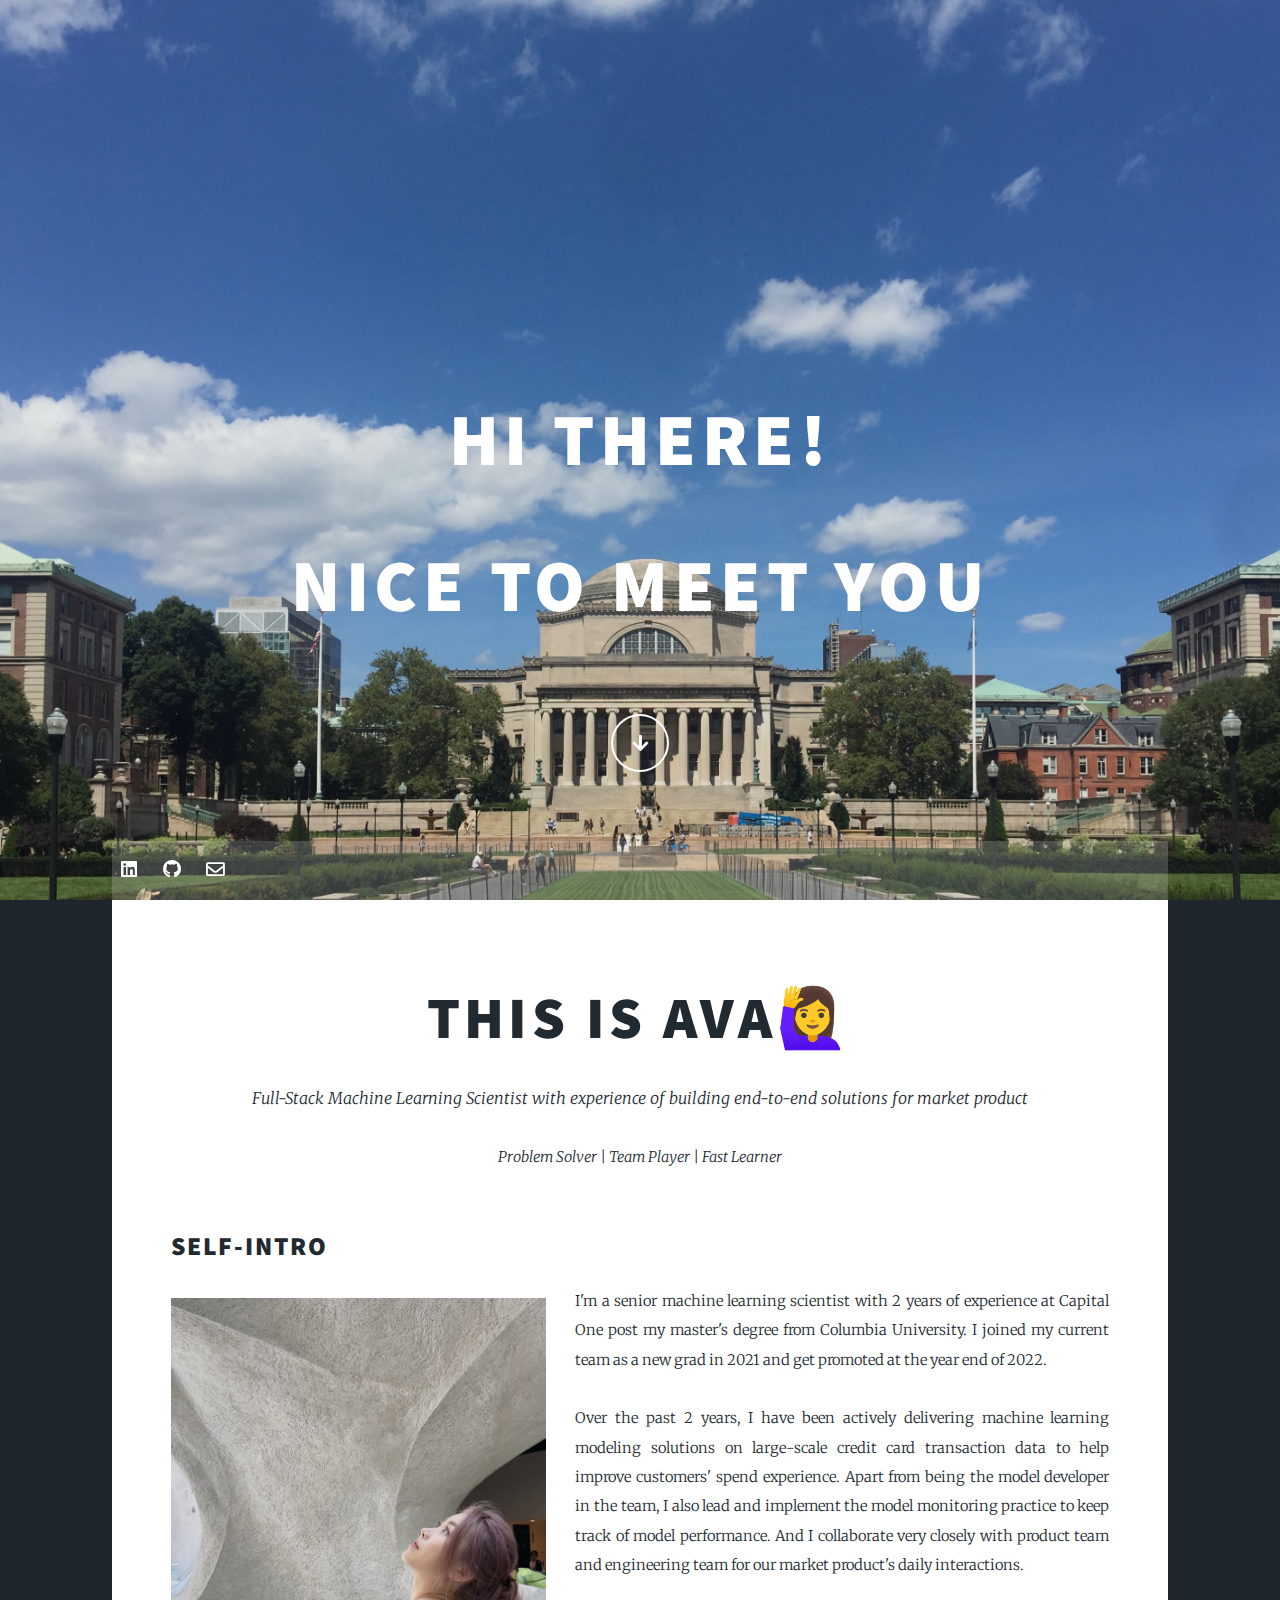
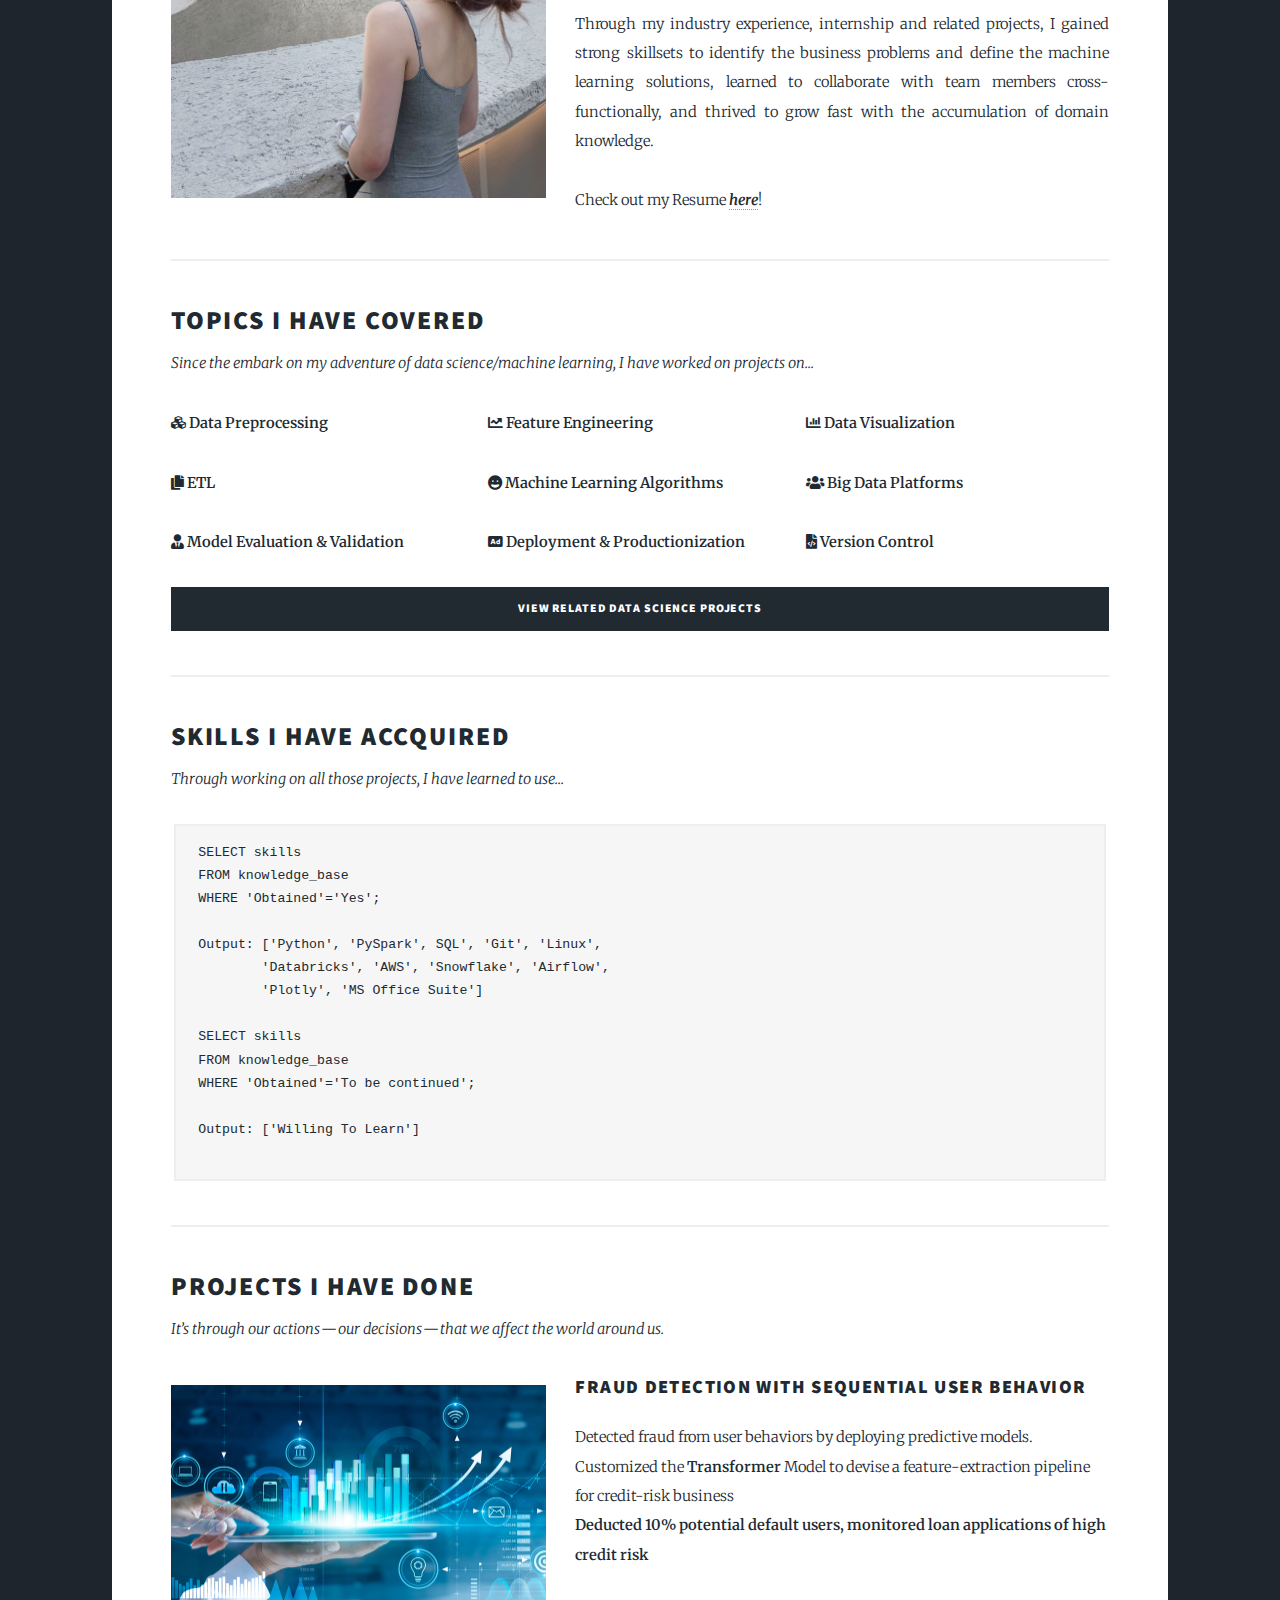
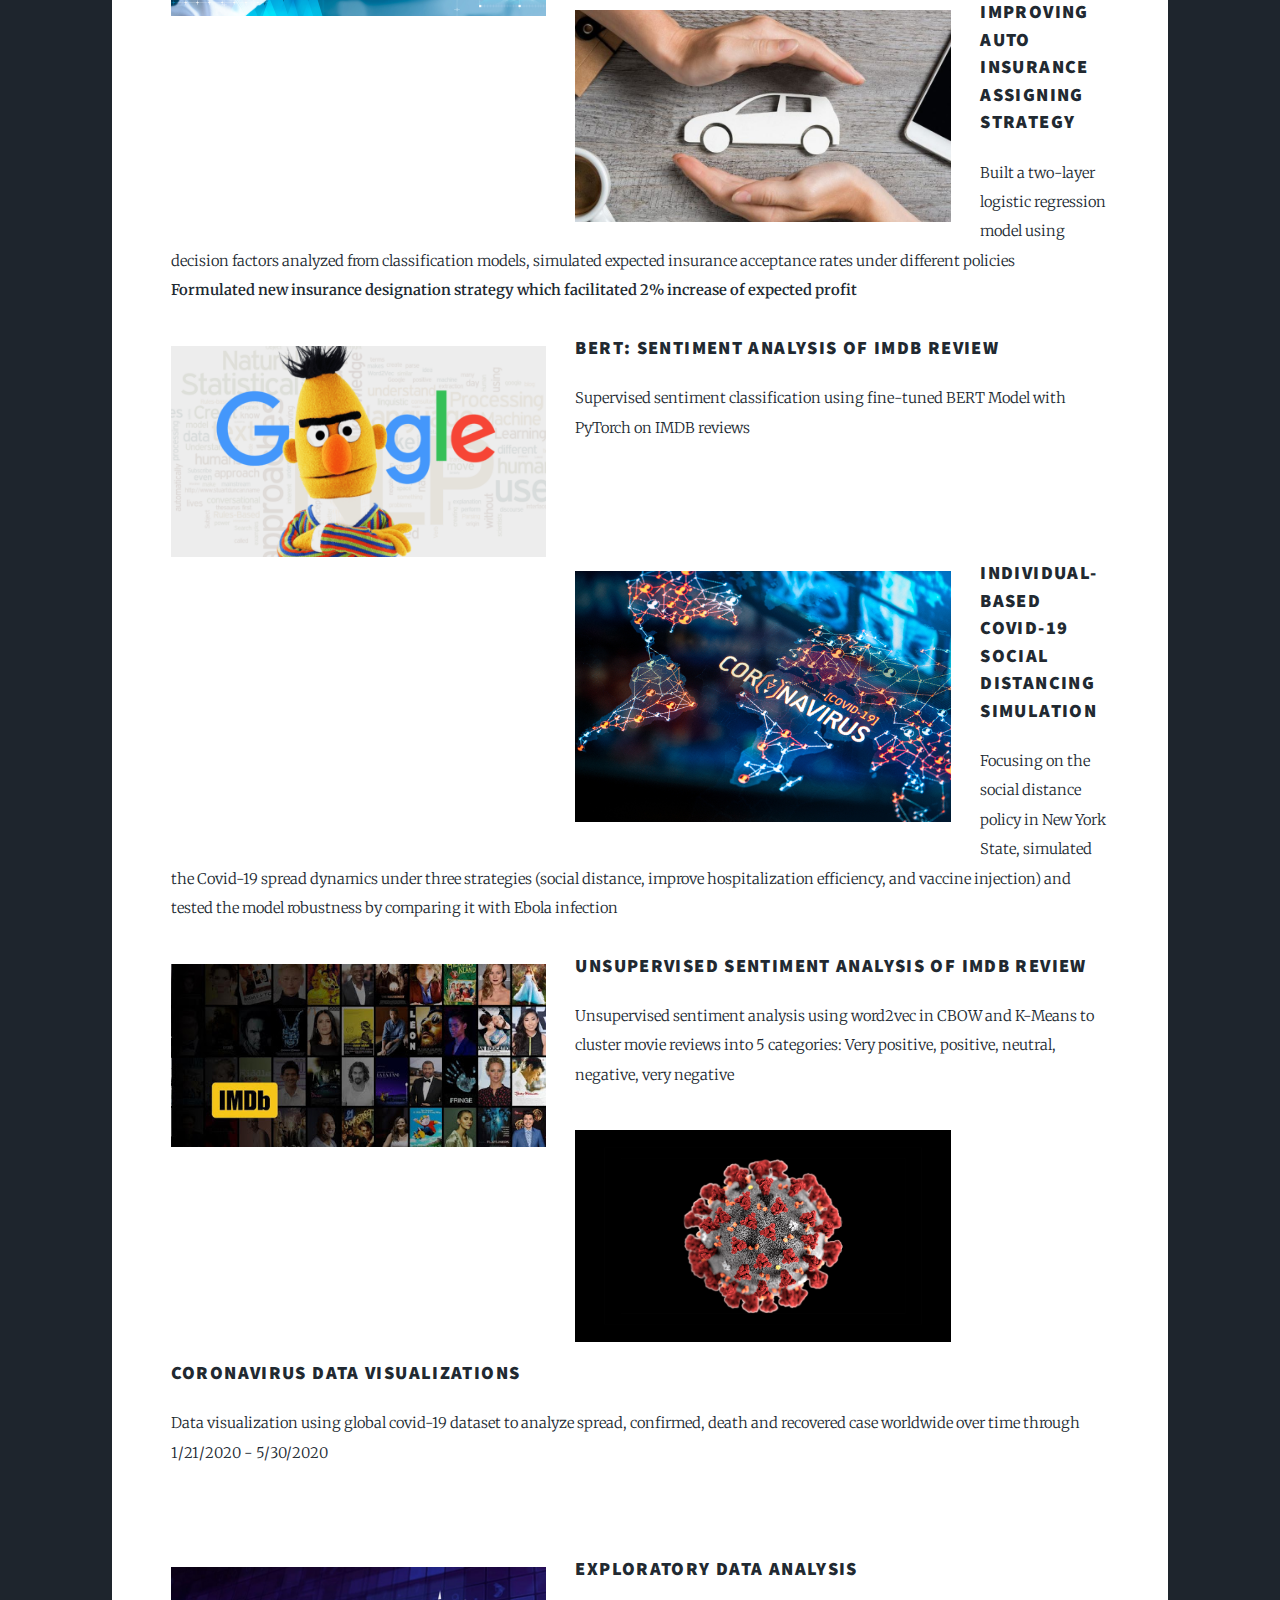
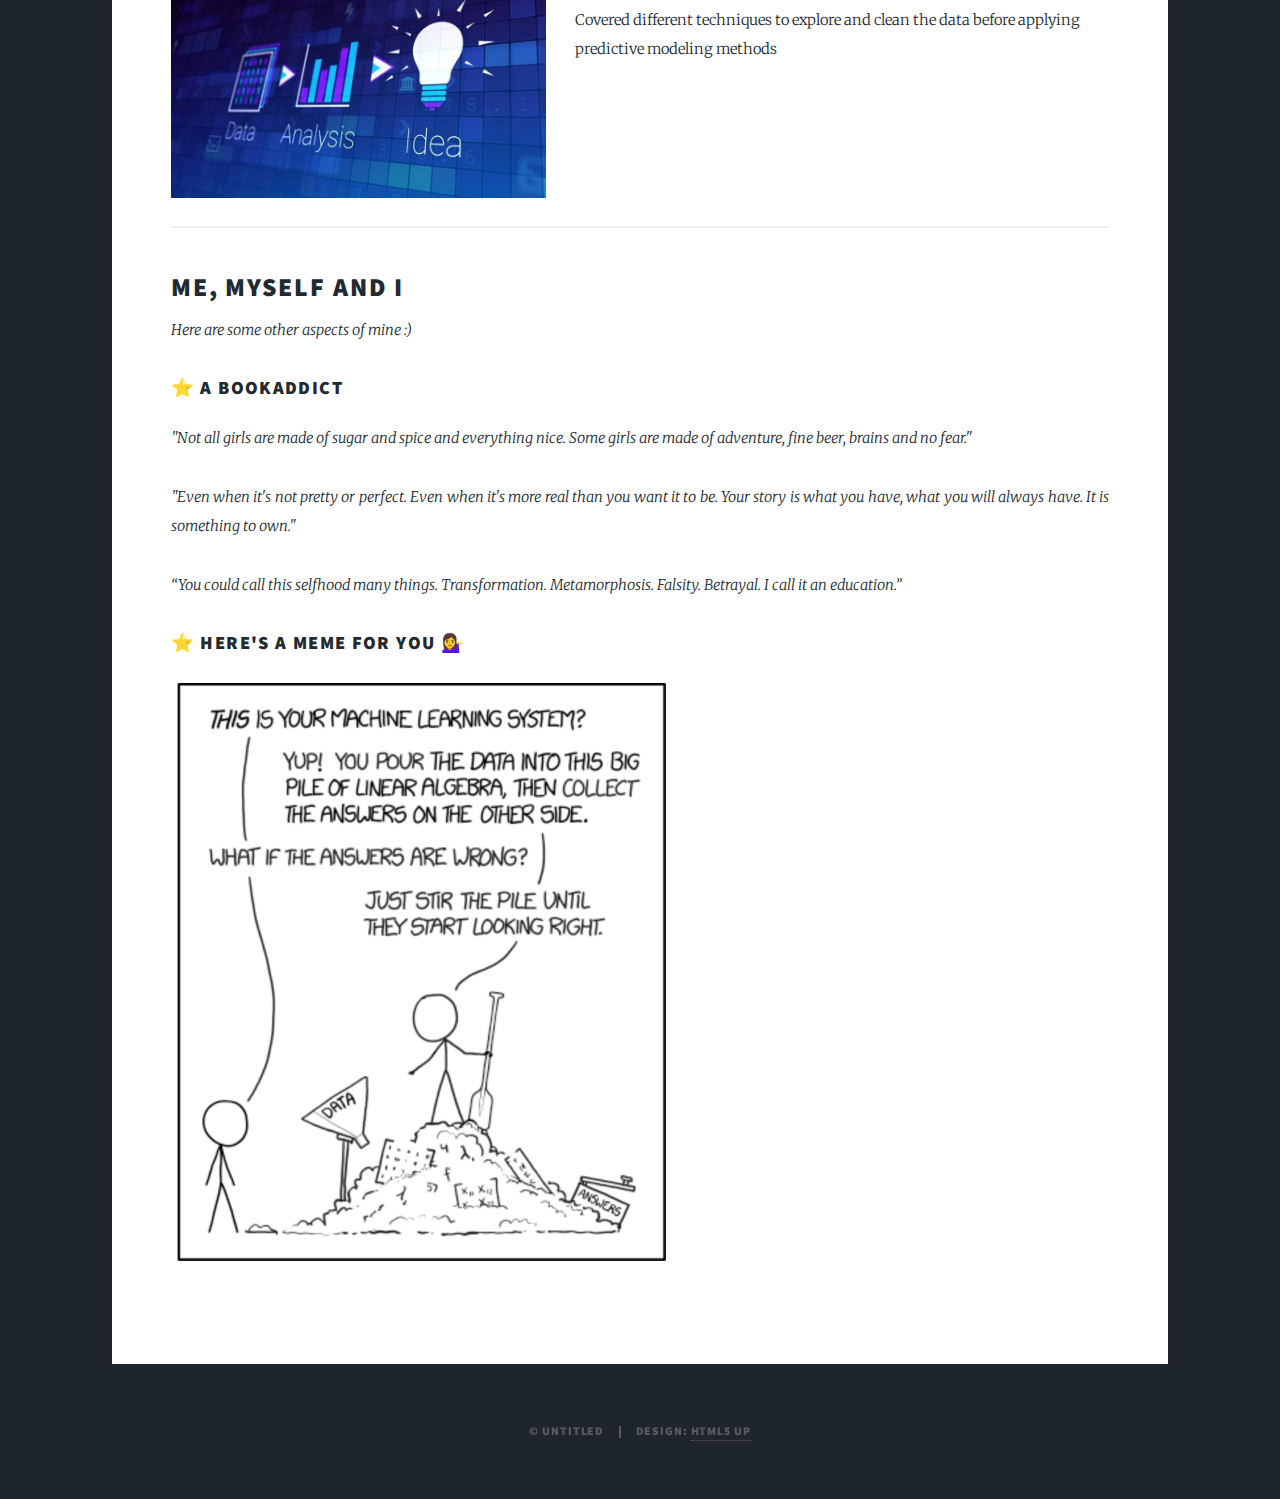
<file: index.html>
<!DOCTYPE HTML>
<!--
	Massively by HTML5 UP
	html5up.net | @ajlkn
	Free for personal and commercial use under the CCA 3.0 license (html5up.net/license)
-->
<html>
	<head>
		<title>Ava's Studio</title>
		<meta charset="utf-8" />
		<meta name="viewport" content="width=device-width, initial-scale=1, user-scalable=no" />
		<link rel="stylesheet" href="assets/css/main.css" />
		<noscript><link rel="stylesheet" href="assets/css/noscript.css" /></noscript>
	</head>
	<body class="is-preload">

		<!-- Wrapper -->
			<div id="wrapper" class="fade-in">

				<!-- Intro -->
					<div id="intro">
						<h1>Hi There!<br /><br />
						Nice to Meet you</h1><br /><br />
						<ul class="actions">
							<li><a href="#header" class="button icon solid solo fa-arrow-down scrolly">Continue</a></li>
						</ul>
					</div>

				<!-- Header -->
					<header id="header">
						<a href="index.html" class="logo">Welcome To Ava's Studio</a>
					</header>

				<!-- Nav -->
					<nav id="nav">
						<ul class="icons">
							<li><a href="https://www.linkedin.com/in/ava-tong-yang/" class="icon brands fa-linkedin"><span class="label">LinkedIn</span></a></li>
							<li><a href="https://github.com/avayang" class="icon brands fa-github"><span class="label">GitHub</span></a></li>
							<li><a href="mailto:avayang0926@gmail.com" class="fa fa-envelope icon"><span class="icons"></span></a></li>
						</ul>
					</nav>

				<!-- Main -->
					<div id="main">

						<!-- Featured Post -->
							<section class="post">
								<article>
									<header class="major">
										<h1>This Is Ava🙋‍♀️</h1>
										<p>Full-Stack Machine Learning Scientist with experience of building end-to-end  solutions for market product</p>
                                        <p> Problem Solver | Team Player | Fast Learner</p>
									</header>

									<!-- Text stuff -->
										<h2>Self-Intro</h2>
										<p><span class="image left"><img src="images/aboutme2.JPG" alt="" /></span>I'm  a senior machine learning scientist with 2 years of experience at Capital One post my master's degree from Columbia University. I joined my current team as a new grad in 2021 and get promoted at the year end of 2022. </p><p>Over the past 2 years, I have been actively delivering machine learning modeling solutions on large-scale credit card transaction data to help improve customers' spend experience. Apart from being the model developer in the team, I also lead and implement the model monitoring practice to keep track of model performance. And I collaborate very closely with product team and engineering team for our market product's daily interactions.</p><p>Through my industry experience, internship and related projects, I gained strong skillsets to identify the business problems and define the machine learning solutions, learned to collaborate with team members cross-functionally, and thrived to grow fast with the accumulation of domain knowledge.</p><p>Check out my Resume <b><em><a href="files/resume.pdf" target="_blank">here</a></em></b>!</p>
										<hr />
										<header>
											<h2>Topics I Have Covered</h2>
											<p>Since the embark on my adventure of data science/machine learning, I have worked on projects on...</p>
										</header>
										<ul class="actions fit">
                                            <li class="icon solid fa-cubes"> <b>Data Preprocessing</b></li>
											<li class="icon solid fa-chart-line"> <b>Feature Engineering</b></li>
											<li class="icon solid fa-chart-bar"> <b>Data Visualization</b></li>
										</ul>
										<ul class="actions fit">
                                            <li class="icon solid fa-copy"> <b>ETL</b></li>
											<li class="icon solid fa-grin"> <b>Machine Learning Algorithms</b></li>
											<li class="icon solid fa-users"> <b>Big Data Platforms</b></li>
										</ul>
										<ul class="actions fit">
                                            <li class="icon solid fa-user-tie"> <b>Model Evaluation & Validation</b></li>
											<li class="icon solid fa-ad"> <b>Deployment & Productionization</b></li>
											<li class="icon solid fa-file-code"> <b>Version Control</b></li>
										</ul>
										<ul class="actions fit">
											<li><a href="#projects" class="button primary fit">View Related Data Science Projects</a></li>
										</ul>
										<hr />
										<header>
											<h2>Skills I Have Accquired</h2>
											<p>Through working on all those projects, I have learned to use...</p>
										</header>
										<pre><code>SELECT skills 
FROM knowledge_base
WHERE 'Obtained'='Yes';

Output: ['Python', 'PySpark', SQL', 'Git', 'Linux',
        'Databricks', 'AWS', 'Snowflake', 'Airflow',
        'Plotly', 'MS Office Suite']

SELECT skills
FROM knowledge_base
WHERE 'Obtained'='To be continued';

Output: ['Willing To Learn']
										</code></pre>
										<hr />

										<header id="projects">
											<h2>Projects I Have Done</h2>
											<p>It’s through our actions — our decisions — that we affect the world around us.</p>
										</header>
											<section class="posts">
												
												<article>
													 <div class="inner">
														<p><a class="image left" href="https://github.com/avayang/Fraud_Detection_with_Sequential_User_Behavior"><img src="images/credit-risk.jpg" alt="" /></a>
															<h3><a href="https://github.com/avayang/Fraud_Detection_with_Sequential_User_Behavior">Fraud Detection with Sequential User Behavior</a></h3>
															Detected fraud from user behaviors by deploying predictive models. Customized the <b>Transformer</b> Model to devise a feature-extraction pipeline for credit-risk business<br /><b>Deducted 10% potential default users, monitored loan applications of high credit risk</b></p>
													</div>
		                                        </article>
		                                        
		                                        <article>
													 <div class="inner">
														<p><a class="image left" href="https://github.com/avayang/ML_auto_insurance"><img src="images/auto-insurance.jpg" alt="" /></a>
															<h3><a href="https://github.com/avayang/ML_auto_insurance">Improving Auto Insurance Assigning Strategy</a></h3>
															Built a two-layer logistic regression model using decision factors analyzed from classification models, simulated expected insurance acceptance rates under different policies<br /><b>Formulated new insurance designation strategy which facilitated 2% increase of expected profit</b></p>
													</div>
		                                        </article>

                                                <article>
                                                     <div class="inner">
                                                        <p><a class="image left" href="https://github.com/avayang/BERT_SentimentClassfication"><img src="images/bert-google.png" alt="" /></a>
                                                            <h3><a href="https://github.com/avayang/BERT_SentimentClassfication">BERT: Sentiment Analysis of IMDB Review</a></h3>
                                                            Supervised sentiment classification using fine-tuned BERT Model with PyTorch on IMDB reviews<br /><br /><br /><br /></p>
                                                    </div>
                                                </article>

		                                        <article>
													 <div class="inner">
														<p><a class="image left" href="https://github.com/avayang/COVID-19_Simulation"><img src="images/covid.jpg" alt="" /></a>
															<h3><a href="https://github.com/avayang/COVID-19_Simulation">Individual-Based COVID-19 Social Distancing Simulation</a></h3>
															Focusing on the social distance policy in New York State, simulated the Covid-19 spread dynamics under three strategies (social distance, improve hospitalization efficiency, and vaccine injection) and tested the model robustness by comparing it with Ebola infection</b></p>
													</div>
		                                        </article>

		                                        <article>
													 <div class="inner">
														<p><a class="image left" href="https://github.com/avayang/Unsupervised_Sentiment_Analysis"><img src="images/imdb.jpg" alt="" /></a>
															<h3><a href="https://github.com/avayang/Unsupervised_Sentiment_Analysis">Unsupervised Sentiment Analysis of IMDB Review</a></h3>
															Unsupervised sentiment analysis using word2vec in CBOW and K-Means to cluster movie reviews into 5 categories: Very positive, positive, neutral, negative, very negative<br /></p>
													</div>
		                                        </article>
		                                        
		                                         <article>
													 <div class="inner">
														<p><a class="image left" href="https://github.com/avayang/Visualization"><img src="images/Corona.jpg" alt="" /></a>
															<h3><a href="https://github.com/avayang/Visualization">Coronavirus Data Visualizations</a></h3>
															Data visualization using global covid-19 dataset to analyze spread, confirmed, death and recovered case worldwide over time through 1/21/2020 - 5/30/2020<br /><br /><br /></p>
													</div>
		                                        </article>

		                                        <article>
													 <div class="inner">
														<p><a class="image left" href="https://github.com/avayang/Exploratory_Data_Analysis_Demo"><img src="images/EDA.jpg" alt="" /></a>
															<h3><a href="https://github.com/avayang/Exploratory_Data_Analysis_Demo">Exploratory Data Analysis</a></h3>
															Covered different techniques to explore and clean the data before applying predictive modeling methods<br /><br /><br /><br /><br /></p>
													</div>
		                                        </article>
												
											</section>
										<hr />
										<header>
											<h2>Me, Myself and I</h2>
											<p>Here are some other aspects of mine :)</p>
										</header>
										<h3>⭐️ A Bookaddict</h3>
										<p><em>"Not all girls are made of sugar and spice and everything nice. Some girls are made of adventure, fine beer, brains and no fear."</em></p>
										<p><em>"Even when it's not pretty or perfect. Even when it's more real than you want it to be. Your story is what you have, what you will always have. It is something to own."</em></p>
										<p><em>“You could call this selfhood many things. Transformation. Metamorphosis. Falsity. Betrayal. I call it an education.”</em></p>
										<h3>⭐️ Here's A Meme For You 💁‍♀️</h3>
										<p><img src="images/machinelearning.png" alt="" width="500"/></p>

												
										
								</article>
							</section>
								
					</div>

				<!-- Copyright -->
					<div id="copyright">
						<ul><li>&copy; Untitled</li><li>Design: <a href="https://html5up.net">HTML5 UP</a></li></ul>
					</div>

			</div>

		<!-- Scripts -->
			<script src="assets/js/jquery.min.js"></script>
			<script src="assets/js/jquery.scrollex.min.js"></script>
			<script src="assets/js/jquery.scrolly.min.js"></script>
			<script src="assets/js/browser.min.js"></script>
			<script src="assets/js/breakpoints.min.js"></script>
			<script src="assets/js/util.js"></script>
			<script src="assets/js/main.js"></script>

	</body>
</html>
</file>
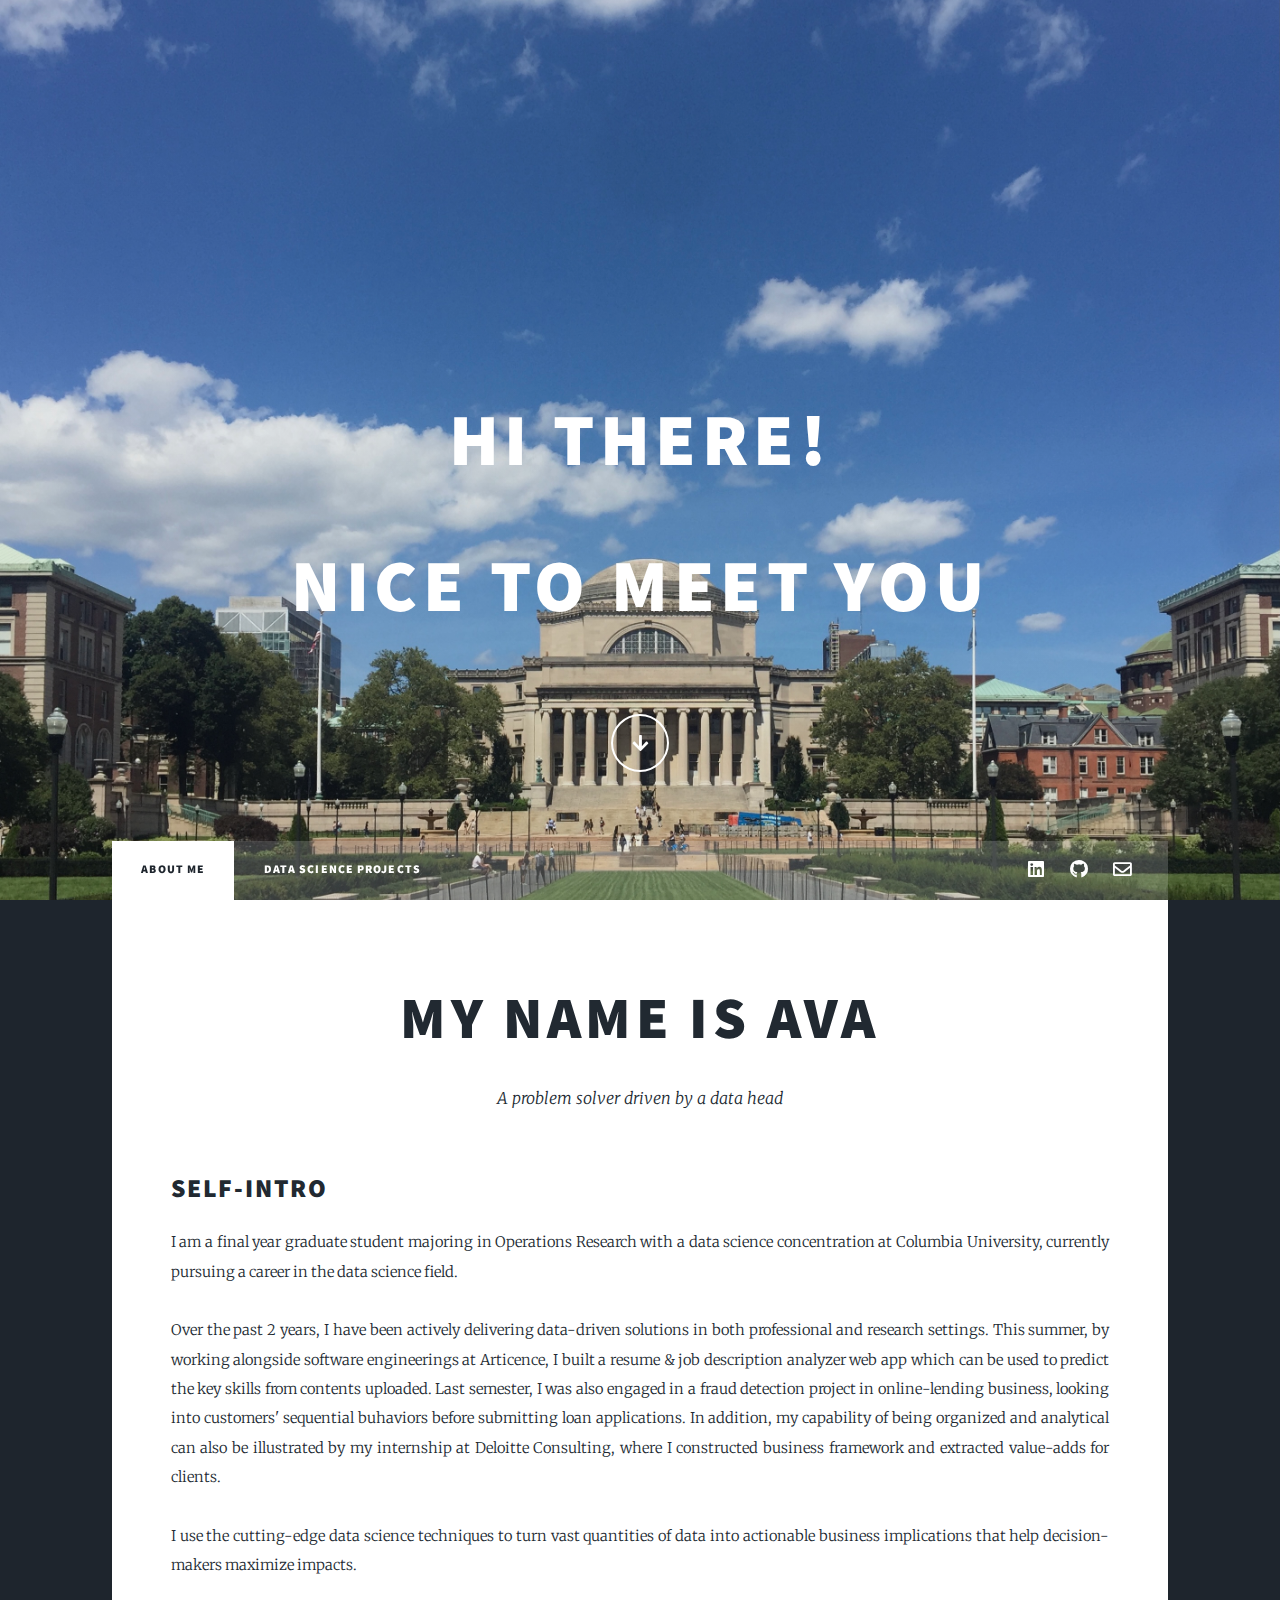
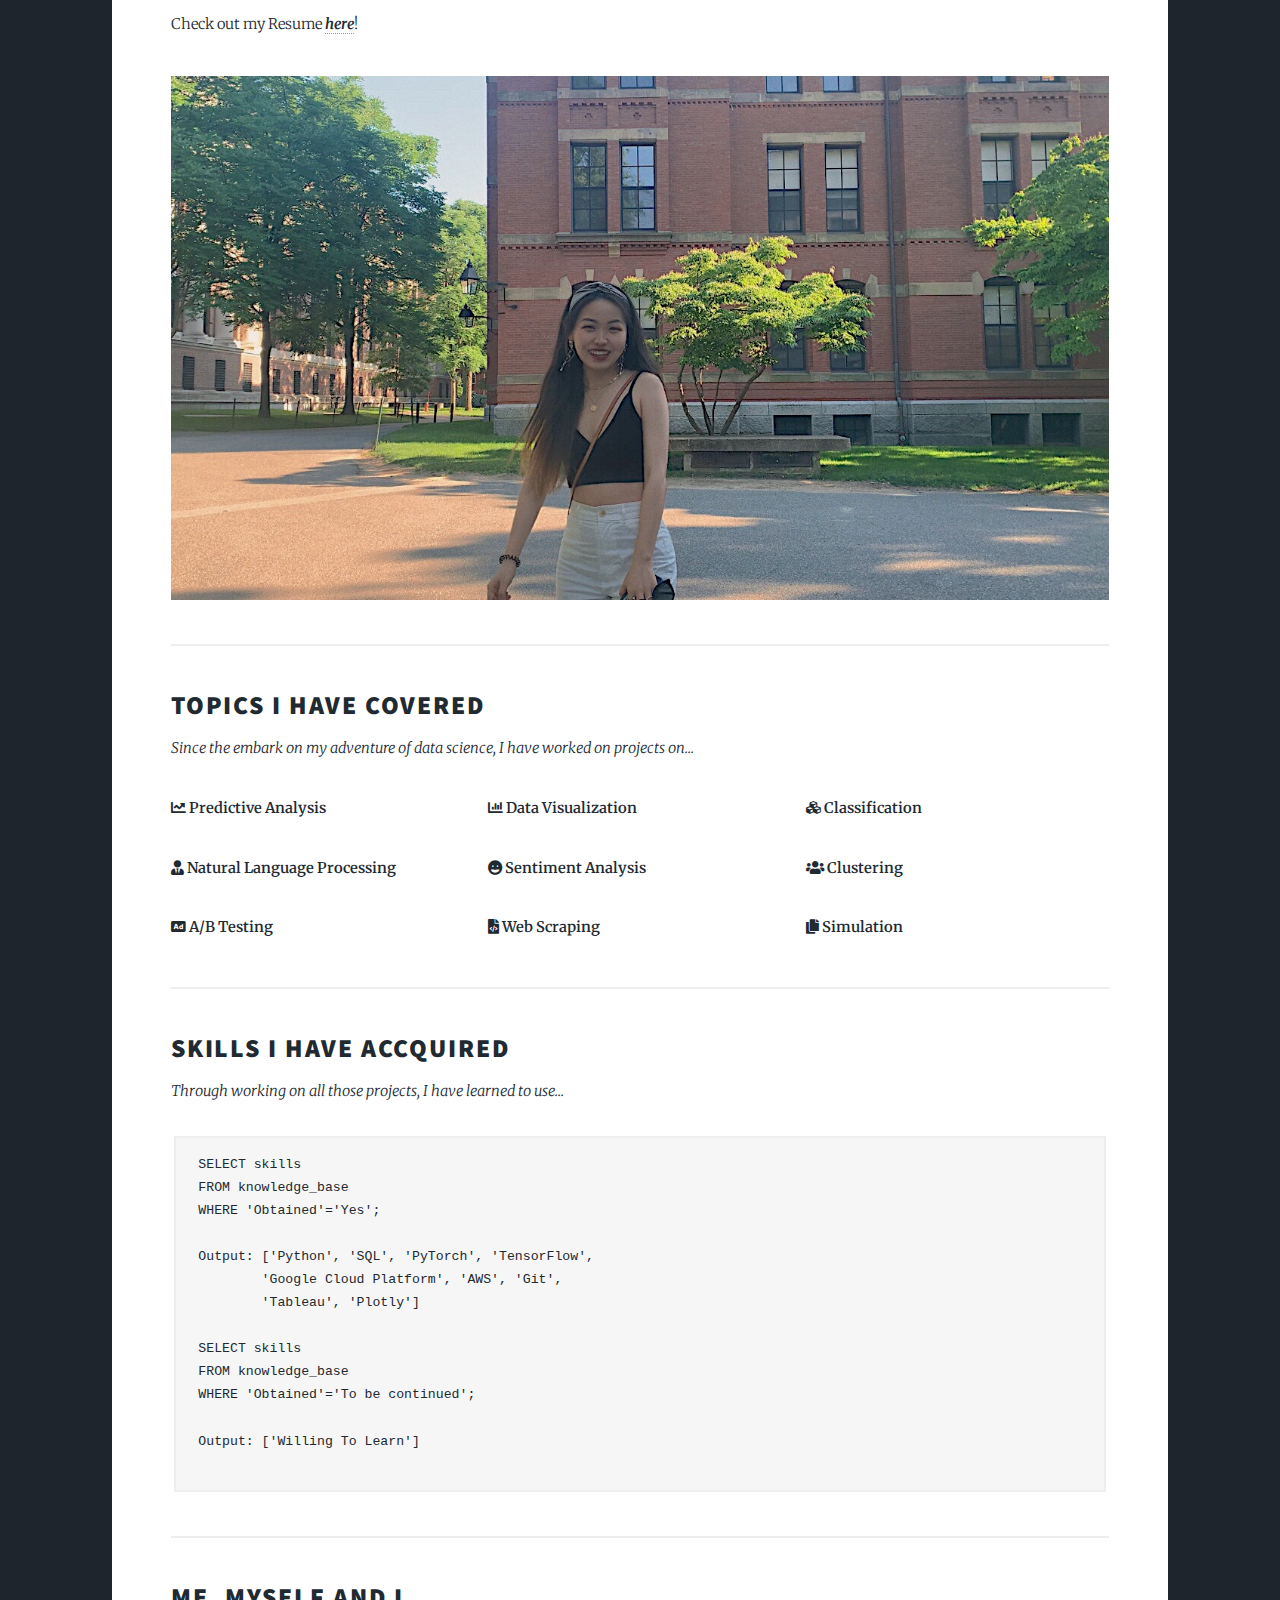
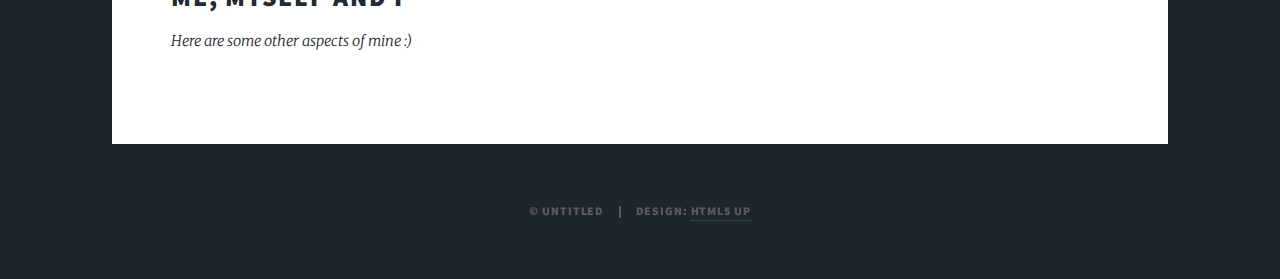
<file: about.html>
<!DOCTYPE HTML>
<!--
	Massively by HTML5 UP
	html5up.net | @ajlkn
	Free for personal and commercial use under the CCA 3.0 license (html5up.net/license)
-->
<html>
	<head>
		<title>Ava's Studio</title>
		<meta charset="utf-8" />
		<meta name="viewport" content="width=device-width, initial-scale=1, user-scalable=no" />
		<link rel="stylesheet" href="assets/css/main.css" />
		<noscript><link rel="stylesheet" href="assets/css/noscript.css" /></noscript>
	</head>
	<body class="is-preload">

		<!-- Wrapper -->
			<div id="wrapper" class="fade-in">

				<!-- Intro -->
					<div id="intro">
						<h1>Hi There!<br /><br />
						Nice to Meet you</h1><br /><br />
						<ul class="actions">
							<li><a href="#header" class="button icon solid solo fa-arrow-down scrolly">Continue</a></li>
						</ul>
					</div>

				<!-- Header -->
					<header id="header">
						<a href="about.html" class="logo">Welcome To Ava's Studio</a>
					</header>

				<!-- Nav -->
					<nav id="nav">
						<ul class="links">
							<li class="active"><a href="about.html">About Me</a></li>
							<li><a href="projects.html">Data Science Projects</a></li>
							
						</ul>
						<ul class="icons">
							<li><a href="https://www.linkedin.com/in/ava-tong-yang/" class="icon brands fa-linkedin"><span class="label">LinkedIn</span></a></li>
							<li><a href="https://github.com/avayang" class="icon brands fa-github"><span class="label">GitHub</span></a></li>
							<li><a href="mailto:ty2418@columbia.edu" class="fa fa-envelope icon"><span class="icons"></span></a></li>
						</ul>
					</nav>

				<!-- Main -->
					<div id="main">

						<!-- Featured Post -->
							<section class="post">
								<article>
									<header class="major">
										<h1>My Name Is Ava</h1>
										<p>A problem solver driven by a data head</p>
									</header>

									<!-- Text stuff -->
										<h2>Self-Intro</h2>
										<p>I am a final year graduate student majoring in Operations Research with a data science concentration at Columbia University, currently pursuing a career in the data science field.</p><p>Over the past 2 years, I have been actively delivering data-driven solutions in both professional and research settings. This summer, by working alongside software engineerings at Articence, I built a resume & job description analyzer web app which can be used to predict the key skills from contents uploaded. Last semester, I was also engaged in a fraud detection project in online-lending business, looking into customers' sequential buhaviors before submitting loan applications. In addition, my capability of being organized and analytical can also be illustrated by my internship at Deloitte Consulting, where I constructed business framework and extracted value-adds for clients.</p><p>I use the cutting-edge data science techniques to turn vast quantities of data into actionable business implications that help decision-makers maximize impacts.</p><p>Check out my Resume <b><em><a href="files/resume.pdf" target="_blank">here</a></em></b>!</p>
										<span class="image fit"><img src="images/aboutme.jpeg" alt="" /></span>
										<hr />
										<header>
											<h2>Topics I Have Covered</h2>
											<p>Since the embark on my adventure of data science, I have worked on projects on...</p>
										</header>
										<ul class="actions fit">
											<li class="icon solid fa-chart-line"> <b>Predictive Analysis</b></li>
											<li class="icon solid fa-chart-bar"> <b>Data Visualization</b></li>
											<li class="icon solid fa-cubes"> <b>Classification</b></li>
										</ul>
										<ul class="actions fit">
											<li class="icon solid fa-user-tie"> <b>Natural Language Processing</b></li>
											<li class="icon solid fa-grin"> <b>Sentiment Analysis</b></li>
											<li class="icon solid fa-users"> <b>Clustering</b></li>
										</ul>
										<ul class="actions fit">
											<li class="icon solid fa-ad"> <b>A/B Testing</b></li>
											<li class="icon solid fa-file-code"> <b>Web Scraping</b></li>
											<li class="icon solid fa-copy"> <b>Simulation</b></li>
										</ul>
										<hr />
										<header>
											<h2>Skills I Have Accquired</h2>
											<p>Through working on all those projects, I have learned to use...</p>
										</header>
										<pre><code>SELECT skills 
FROM knowledge_base
WHERE 'Obtained'='Yes';

Output: ['Python', 'SQL', 'PyTorch', 'TensorFlow', 
        'Google Cloud Platform', 'AWS', 'Git',
        'Tableau', 'Plotly']

SELECT skills
FROM knowledge_base
WHERE 'Obtained'='To be continued';

Output: ['Willing To Learn']
										</code></pre>
										<hr />
										<header>
											<h2>Me, Myself and I</h2>
											<p>Here are some other aspects of mine :)</p>
										</header>
								</article>
							</section>
								
					</div>

				<!-- Copyright -->
					<div id="copyright">
						<ul><li>&copy; Untitled</li><li>Design: <a href="https://html5up.net">HTML5 UP</a></li></ul>
					</div>

			</div>

		<!-- Scripts -->
			<script src="assets/js/jquery.min.js"></script>
			<script src="assets/js/jquery.scrollex.min.js"></script>
			<script src="assets/js/jquery.scrolly.min.js"></script>
			<script src="assets/js/browser.min.js"></script>
			<script src="assets/js/breakpoints.min.js"></script>
			<script src="assets/js/util.js"></script>
			<script src="assets/js/main.js"></script>

	</body>
</html>
</file>
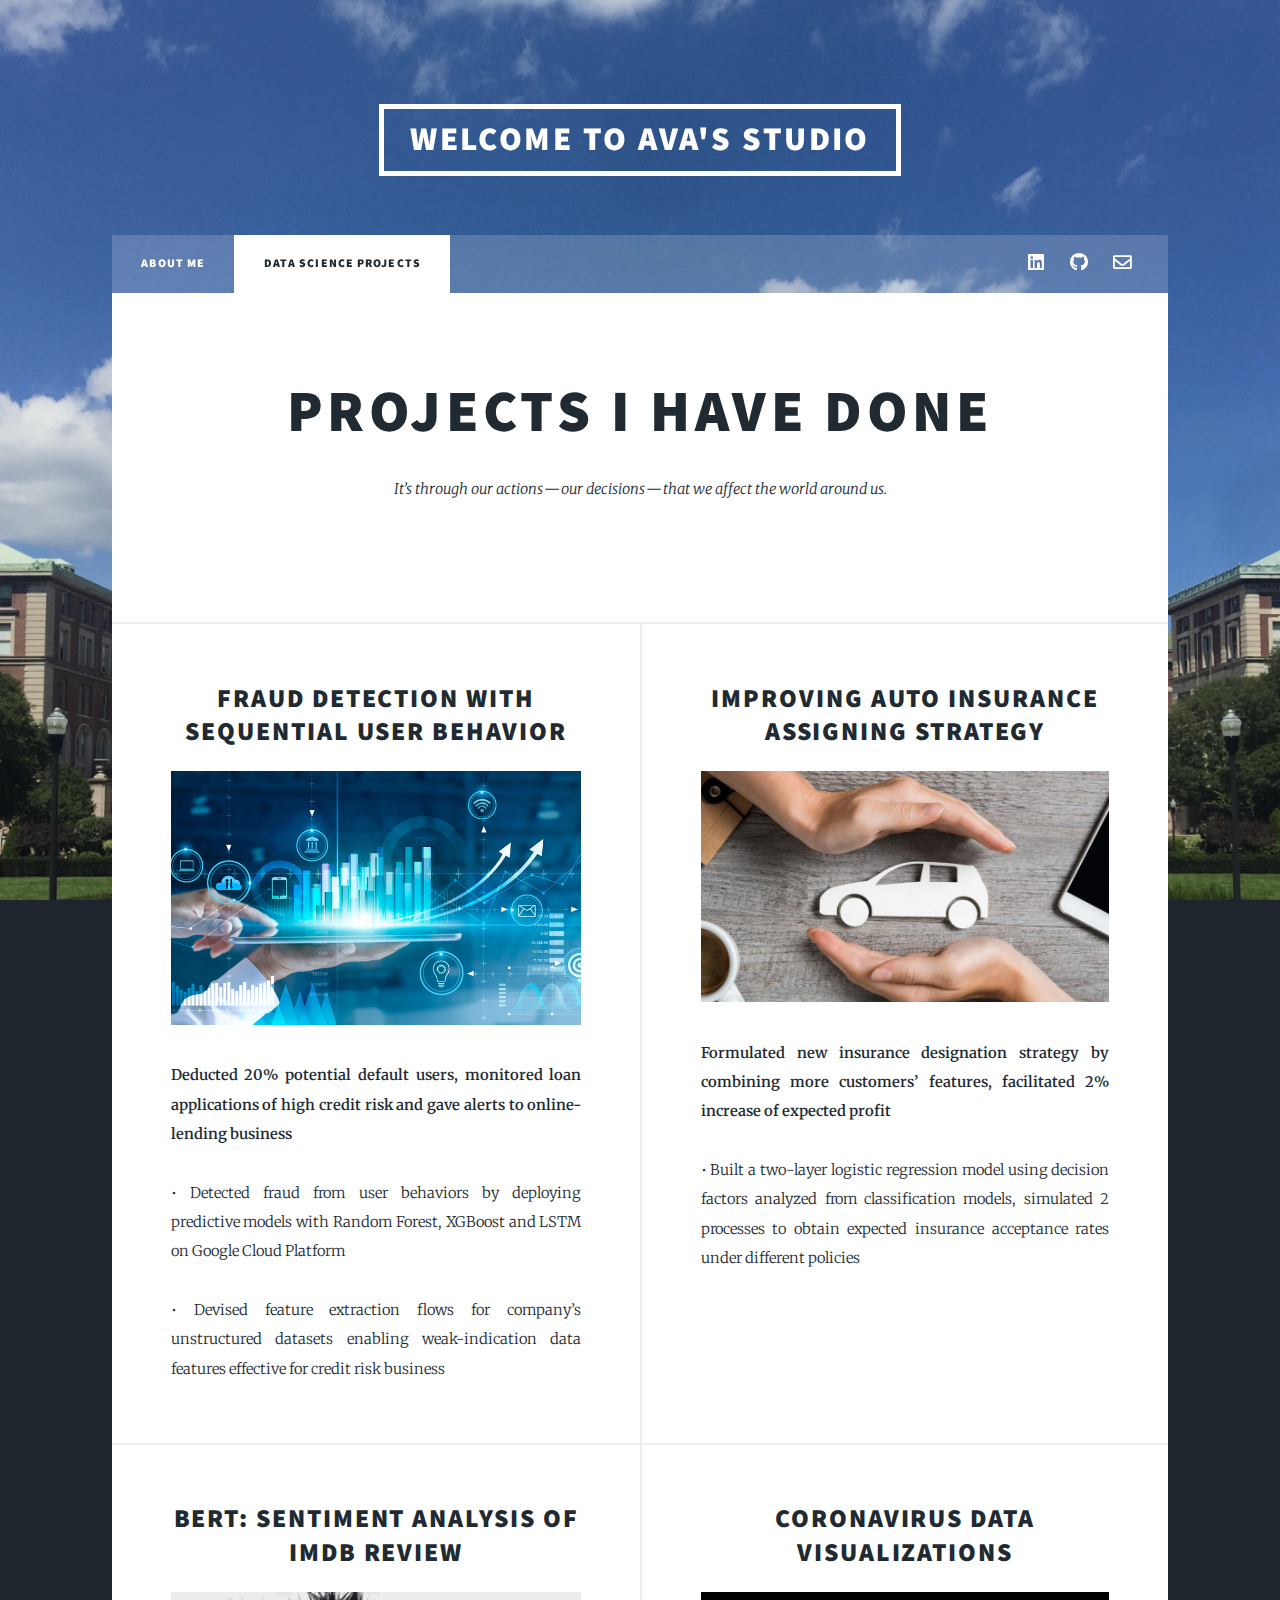
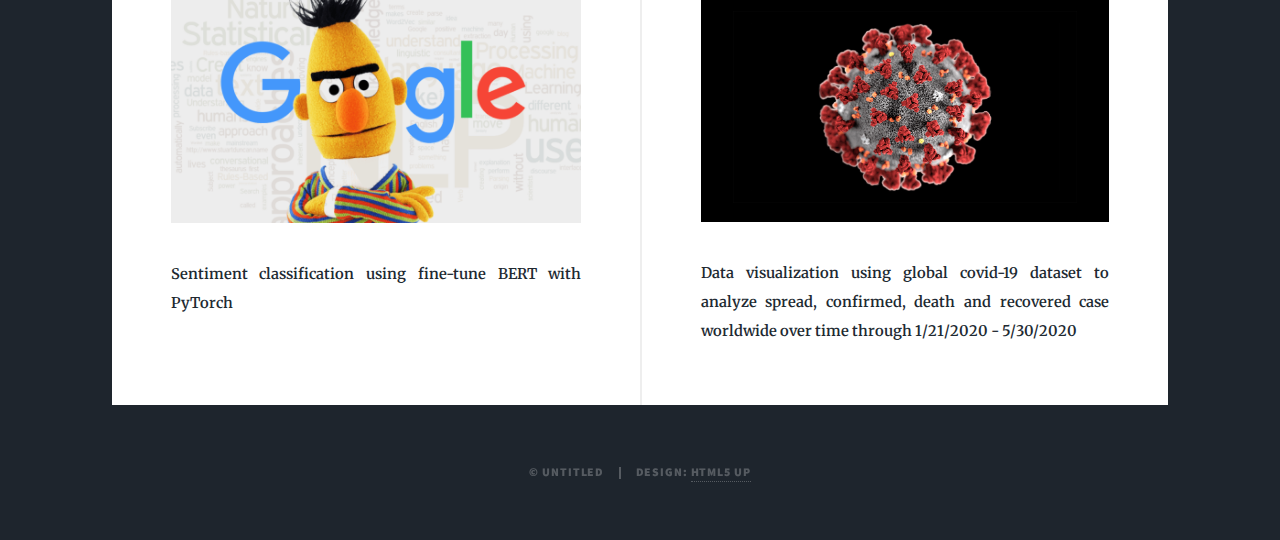
<file: projects.html>
<!DOCTYPE HTML>
<!--
	Massively by HTML5 UP
	html5up.net | @ajlkn
	Free for personal and commercial use under the CCA 3.0 license (html5up.net/license)
-->
<html>
	<head>
		<title>Ava's Studio - Projects</title>
		<meta charset="utf-8" />
		<meta name="viewport" content="width=device-width, initial-scale=1, user-scalable=no" />
		<link rel="stylesheet" href="assets/css/main.css" />
		<noscript><link rel="stylesheet" href="assets/css/noscript.css" /></noscript>
	</head>
	<body class="is-preload">

		<!-- Wrapper -->
			<div id="wrapper">

				<!-- Header -->
					<header id="header">
						<a href="index.html" class="logo">Welcome To Ava's Studio</a>
					</header>

				<!-- Nav -->
					<nav id="nav">
						<ul class="links">
							<li><a href="index.html">About Me</a></li>
							<li class="active"><a href="projects.html">Data Science Projects</a></li>
							
						</ul>
						<ul class="icons">
							<li><a href="https://www.linkedin.com/in/ava-tong-yang/" class="icon brands fa-linkedin"><span class="label">LinkedIn</span></a></li>
							<li><a href="https://github.com/avayang" class="icon brands fa-github"><span class="label">GitHub</span></a></li>
							<li><a href="mailto:ty2418@columbia.edu" class="fa fa-envelope icon"><span class="icons"></span></a></li>
						</ul>
					</nav>

				<!-- Main -->
					<div id="main">

						<!-- Featured Post -->
							<article class="post featured">
								<header class="major">
									<h2>Projects I Have Done</h2>
									<p>It’s through our actions — our decisions — that we affect the world around us.</p>
								</header>
							</article>

						<!-- Posts -->
							<section class="posts">
								<article>
									<header>
										<h2><a href="https://github.com/avayang/Fraud_Detection_with_Sequential_User_Behavior">Fraud Detection with<br />
										Sequential User Behavior</a></h2>
									</header><a href="https://github.com/avayang/Fraud_Detection_with_Sequential_User_Behavior">
									<img class="image fit" src="images/credit-risk.jpg" alt="" /></a>
									<p><b>Deducted 20% potential default users, monitored loan applications of high credit risk and gave alerts to online-lending business</b></p>
									<p>• Detected fraud from user behaviors by deploying predictive models with Random
									Forest, XGBoost and LSTM on Google Cloud Platform</p>
									<p>• Devised feature extraction flows for company’s unstructured datasets enabling weak-indication data features effective for credit risk business</p>
								</article>
								<article>
									<header>
										<h2><a href="https://github.com/avayang/ML_auto_insurance">Improving Auto Insurance Assigning Strategy</a></h2>
									</header><a href="https://github.com/avayang/ML_auto_insurance">
									<img class="image fit" src="images/auto-insurance.jpg" alt="" /></a>
									<p><b>Formulated new insurance designation strategy by combining more customers’ features, facilitated 2% increase of expected profit</b></p>
									<p>• Built a two-layer logistic regression model using decision factors analyzed from classification models, simulated 2 processes to obtain expected insurance acceptance rates under different policies</p>
								</article>
								<article>
									<header>
										<h2><a href="https://github.com/avayang/BERT_SentimentClassfication">BERT: Sentiment Analysis of IMDB Review</a></h2>
									</header><a href="https://github.com/avayang/BERT_SentimentClassfication">
									<img class="image fit" src="images/bert-google.png" alt="" /></a>
									<p><b>Sentiment classification using fine-tune BERT with PyTorch</b></p>
								</article>
								<article>
									<header>
										<h2><a href="https://github.com/avayang/Visualization">Coronavirus Data Visualizations</a></h2>
									</header><a href="https://github.com/avayang/Visualization">
									<img class="image fit" src="images/Corona.jpg" alt="" /></a>
									<p><b>Data visualization using global covid-19 dataset to analyze spread, confirmed, death and recovered case worldwide over time through 1/21/2020 - 5/30/2020</b></p>
								</article>
							</section>

					</div>


				<!-- Copyright -->
					<div id="copyright">
						<ul><li>&copy; Untitled</li><li>Design: <a href="https://html5up.net">HTML5 UP</a></li></ul>
					</div>

			</div>

		<!-- Scripts -->
			<script src="assets/js/jquery.min.js"></script>
			<script src="assets/js/jquery.scrollex.min.js"></script>
			<script src="assets/js/jquery.scrolly.min.js"></script>
			<script src="assets/js/browser.min.js"></script>
			<script src="assets/js/breakpoints.min.js"></script>
			<script src="assets/js/util.js"></script>
			<script src="assets/js/main.js"></script>

	</body>
</html>
</file>
<file: assets/css/main.css>
@import url(fontawesome-all.min.css);
@import url("https://fonts.googleapis.com/css?family=Merriweather:300,700,300italic,700italic|Source+Sans+Pro:900");

/*
	Massively by HTML5 UP
	html5up.net | @ajlkn
	Free for personal and commercial use under the CCA 3.0 license (html5up.net/license)
*/

html, body, div, span, applet, object,
iframe, h1, h2, h3, h4, h5, h6, p, blockquote,
pre, a, abbr, acronym, address, big, cite,
code, del, dfn, em, img, ins, kbd, q, s, samp,
small, strike, strong, sub, sup, tt, var, b,
u, i, center, dl, dt, dd, ol, ul, li, fieldset,
form, label, legend, table, caption, tbody,
tfoot, thead, tr, th, td, article, aside,
canvas, details, embed, figure, figcaption,
footer, header, hgroup, menu, nav, output, ruby,
section, summary, time, mark, audio, video {
	margin: 0;
	padding: 0;
	border: 0;
	font-size: 100%;
	font: inherit;
	vertical-align: baseline;}

article, aside, details, figcaption, figure,
footer, header, hgroup, menu, nav, section {
	display: block;}

body {
	line-height: 1;
}

ol, ul {
	list-style: none;
}

blockquote, q {
	quotes: none;
}

	blockquote:before, blockquote:after, q:before, q:after {
		content: '';
		content: none;
	}

table {
	border-collapse: collapse;
	border-spacing: 0;
}

body {
	-webkit-text-size-adjust: none;
}

mark {
	background-color: transparent;
	color: inherit;
}

input::-moz-focus-inner {
	border: 0;
	padding: 0;
}

input, select, textarea {
	-moz-appearance: none;
	-webkit-appearance: none;
	-ms-appearance: none;
	appearance: none;
}

/* Basic */

	@-ms-viewport {
		width: device-width;
	}

	body {
		-ms-overflow-style: scrollbar;
	}

	@media screen and (max-width: 480px) {

		html, body {
			min-width: 320px;
		}

	}

	html {
		box-sizing: border-box;
	}

	*, *:before, *:after {
		box-sizing: inherit;
	}

	body {
		background-color: #1e252d;
	}

		body.is-preload *, body.is-preload *:before, body.is-preload *:after {
			-moz-animation: none !important;
			-webkit-animation: none !important;
			-ms-animation: none !important;
			animation: none !important;
			-moz-transition: none !important;
			-webkit-transition: none !important;
			-ms-transition: none !important;
			transition: none !important;
		}

/* Type */

	html {
		font-size: 16pt;
	}

		@media screen and (max-width: 1680px) {

			html {
				font-size: 12pt;
			}

		}

		@media screen and (max-width: 1280px) {

			html {
				font-size: 11pt;
			}

		}

		@media screen and (max-width: 360px) {

			html {
				font-size: 10pt;
			}

		}

	body {
		color: #212931;
	}

	body, input, select, textarea {
		font-family: "Merriweather", Georgia, serif;
		font-weight: 300;
		font-size: 1rem;
		line-height: 2;
	}

	a {
		-moz-transition: color 0.2s ease-in-out, background-color 0.2s ease-in-out, border-color 0.2s ease-in-out, box-shadow 0.2s ease-in-out;
		-webkit-transition: color 0.2s ease-in-out, background-color 0.2s ease-in-out, border-color 0.2s ease-in-out, box-shadow 0.2s ease-in-out;
		-ms-transition: color 0.2s ease-in-out, background-color 0.2s ease-in-out, border-color 0.2s ease-in-out, box-shadow 0.2s ease-in-out;
		transition: color 0.2s ease-in-out, background-color 0.2s ease-in-out, border-color 0.2s ease-in-out, box-shadow 0.2s ease-in-out;
		border-bottom: dotted 1px;
		text-decoration: none;
	}

		a:hover {
			border-bottom-color: transparent;
		}

	strong, b {
		font-weight: 600;
	}

	em, i {
		font-style: italic;
	}

	p {
		text-align: justify;
		margin: 0 0 2rem 0;
	}

	h1, h2, h3, h4, h5, h6 {
		font-family: "Source Sans Pro", Helvetica, sans-serif;
		font-weight: 900;
		line-height: 1.5;
		letter-spacing: 0.075em;
		text-transform: uppercase;
		margin: 0 0 1rem 0;
	}

		h1 a, h2 a, h3 a, h4 a, h5 a, h6 a {
			border-bottom: 0;
			color: inherit;
			text-decoration: none;
		}

	h1 {
		font-size: 4rem;
		line-height: 1.1;
		margin: 0 0 2rem 0;
	}

	h2 {
		font-size: 1.75rem;
		line-height: 1.3;
		margin: 0 0 1.5rem 0;
	}

	h3 {
		font-size: 1.25rem;
		margin: 0 0 1.5rem 0;
	}

	h4 {
		font-size: 1rem;
	}

	h5 {
		font-size: 0.9rem;
	}

	h6 {
		font-size: 0.8rem;
	}

	sub {
		font-size: 0.8rem;
		position: relative;
		top: 0.5rem;
	}

	sup {
		font-size: 0.8rem;
		position: relative;
		top: -0.5rem;
	}

	blockquote {
		border-left: solid 4px;
		font-style: italic;
		margin: 0 0 2rem 0;
		padding: 0.5rem 0 0.5rem 2rem;
	}

	code {
		border: solid 2px;
		font-family: "Courier New", monospace;
		font-size: 0.9rem;
		margin: 0 0.25rem;
		padding: 0.25rem 0.65rem;
	}

	pre {
		-webkit-overflow-scrolling: touch;
		font-family: "Courier New", monospace;
		font-size: 0.9rem;
		margin: 0 0 2rem 0;
	}

		pre code {
			display: block;
			line-height: 1.75;
			padding: 1rem 1.5rem;
			overflow-x: auto;
		}

	hr {
		border: 0;
		border-bottom: solid 2px;
		margin: 3rem 0;
	}

		hr.major {
			margin: 5rem 0;
		}

	.align-left {
		text-align: left;
	}

	.align-center {
		text-align: center;
	}

	.align-right {
		text-align: right;
	}

	input, select, textarea {
		color: #212931;
	}

	a {
		color: #212931;
		border-bottom-color: rgba(33, 41, 49, 0.5);
	}

		a:hover {
			border-bottom-color: transparent;
			color: #18bfef !important;
		}

	strong, b {
		color: #212931;
	}

	h1, h2, h3, h4, h5, h6 {
		color: #212931;
	}

	blockquote {
		border-left-color: #eeeeee;
	}

	code {
		background: rgba(220, 220, 220, 0.25);
		border-color: #eeeeee;
	}

	hr {
		border-bottom-color: #eeeeee;
	}

/* Row */

	.row {
		display: flex;
		flex-wrap: wrap;
		box-sizing: border-box;
		align-items: stretch;
	}

		.row > * {
			box-sizing: border-box;
		}

		.row.gtr-uniform > * > :last-child {
			margin-bottom: 0;
		}

		.row.aln-left {
			justify-content: flex-start;
		}

		.row.aln-center {
			justify-content: center;
		}

		.row.aln-right {
			justify-content: flex-end;
		}

		.row.aln-top {
			align-items: flex-start;
		}

		.row.aln-middle {
			align-items: center;
		}

		.row.aln-bottom {
			align-items: flex-end;
		}

		.row > .imp {
			order: -1;
		}

		.row > .col-1 {
			width: 8.33333%;
		}

		.row > .off-1 {
			margin-left: 8.33333%;
		}

		.row > .col-2 {
			width: 16.66667%;
		}

		.row > .off-2 {
			margin-left: 16.66667%;
		}

		.row > .col-3 {
			width: 25%;
		}

		.row > .off-3 {
			margin-left: 25%;
		}

		.row > .col-4 {
			width: 33.33333%;
		}

		.row > .off-4 {
			margin-left: 33.33333%;
		}

		.row > .col-5 {
			width: 41.66667%;
		}

		.row > .off-5 {
			margin-left: 41.66667%;
		}

		.row > .col-6 {
			width: 50%;
		}

		.row > .off-6 {
			margin-left: 50%;
		}

		.row > .col-7 {
			width: 58.33333%;
		}

		.row > .off-7 {
			margin-left: 58.33333%;
		}

		.row > .col-8 {
			width: 66.66667%;
		}

		.row > .off-8 {
			margin-left: 66.66667%;
		}

		.row > .col-9 {
			width: 75%;
		}

		.row > .off-9 {
			margin-left: 75%;
		}

		.row > .col-10 {
			width: 83.33333%;
		}

		.row > .off-10 {
			margin-left: 83.33333%;
		}

		.row > .col-11 {
			width: 91.66667%;
		}

		.row > .off-11 {
			margin-left: 91.66667%;
		}

		.row > .col-12 {
			width: 100%;
		}

		.row > .off-12 {
			margin-left: 100%;
		}

		.row.gtr-0 {
			margin-top: 0;
			margin-left: 0rem;
		}

			.row.gtr-0 > * {
				padding: 0 0 0 0rem;
			}

			.row.gtr-0.gtr-uniform {
				margin-top: 0rem;
			}

				.row.gtr-0.gtr-uniform > * {
					padding-top: 0rem;
				}

		.row.gtr-25 {
			margin-top: 0;
			margin-left: -0.375rem;
		}

			.row.gtr-25 > * {
				padding: 0 0 0 0.375rem;
			}

			.row.gtr-25.gtr-uniform {
				margin-top: -0.375rem;
			}

				.row.gtr-25.gtr-uniform > * {
					padding-top: 0.375rem;
				}

		.row.gtr-50 {
			margin-top: 0;
			margin-left: -0.75rem;
		}

			.row.gtr-50 > * {
				padding: 0 0 0 0.75rem;
			}

			.row.gtr-50.gtr-uniform {
				margin-top: -0.75rem;
			}

				.row.gtr-50.gtr-uniform > * {
					padding-top: 0.75rem;
				}

		.row {
			margin-top: 0;
			margin-left: -1.5rem;
		}

			.row > * {
				padding: 0 0 0 1.5rem;
			}

			.row.gtr-uniform {
				margin-top: -1.5rem;
			}

				.row.gtr-uniform > * {
					padding-top: 1.5rem;
				}

		.row.gtr-150 {
			margin-top: 0;
			margin-left: -2.25rem;
		}

			.row.gtr-150 > * {
				padding: 0 0 0 2.25rem;
			}

			.row.gtr-150.gtr-uniform {
				margin-top: -2.25rem;
			}

				.row.gtr-150.gtr-uniform > * {
					padding-top: 2.25rem;
				}

		.row.gtr-200 {
			margin-top: 0;
			margin-left: -3rem;
		}

			.row.gtr-200 > * {
				padding: 0 0 0 3rem;
			}

			.row.gtr-200.gtr-uniform {
				margin-top: -3rem;
			}

				.row.gtr-200.gtr-uniform > * {
					padding-top: 3rem;
				}

		@media screen and (max-width: 1680px) {

			.row {
				display: flex;
				flex-wrap: wrap;
				box-sizing: border-box;
				align-items: stretch;
			}

				.row > * {
					box-sizing: border-box;
				}

				.row.gtr-uniform > * > :last-child {
					margin-bottom: 0;
				}

				.row.aln-left {
					justify-content: flex-start;
				}

				.row.aln-center {
					justify-content: center;
				}

				.row.aln-right {
					justify-content: flex-end;
				}

				.row.aln-top {
					align-items: flex-start;
				}

				.row.aln-middle {
					align-items: center;
				}

				.row.aln-bottom {
					align-items: flex-end;
				}

				.row > .imp-xlarge {
					order: -1;
				}

				.row > .col-1-xlarge {
					width: 8.33333%;
				}

				.row > .off-1-xlarge {
					margin-left: 8.33333%;
				}

				.row > .col-2-xlarge {
					width: 16.66667%;
				}

				.row > .off-2-xlarge {
					margin-left: 16.66667%;
				}

				.row > .col-3-xlarge {
					width: 25%;
				}

				.row > .off-3-xlarge {
					margin-left: 25%;
				}

				.row > .col-4-xlarge {
					width: 33.33333%;
				}

				.row > .off-4-xlarge {
					margin-left: 33.33333%;
				}

				.row > .col-5-xlarge {
					width: 41.66667%;
				}

				.row > .off-5-xlarge {
					margin-left: 41.66667%;
				}

				.row > .col-6-xlarge {
					width: 50%;
				}

				.row > .off-6-xlarge {
					margin-left: 50%;
				}

				.row > .col-7-xlarge {
					width: 58.33333%;
				}

				.row > .off-7-xlarge {
					margin-left: 58.33333%;
				}

				.row > .col-8-xlarge {
					width: 66.66667%;
				}

				.row > .off-8-xlarge {
					margin-left: 66.66667%;
				}

				.row > .col-9-xlarge {
					width: 75%;
				}

				.row > .off-9-xlarge {
					margin-left: 75%;
				}

				.row > .col-10-xlarge {
					width: 83.33333%;
				}

				.row > .off-10-xlarge {
					margin-left: 83.33333%;
				}

				.row > .col-11-xlarge {
					width: 91.66667%;
				}

				.row > .off-11-xlarge {
					margin-left: 91.66667%;
				}

				.row > .col-12-xlarge {
					width: 100%;
				}

				.row > .off-12-xlarge {
					margin-left: 100%;
				}

				.row.gtr-0 {
					margin-top: 0;
					margin-left: 0rem;
				}

					.row.gtr-0 > * {
						padding: 0 0 0 0rem;
					}

					.row.gtr-0.gtr-uniform {
						margin-top: 0rem;
					}

						.row.gtr-0.gtr-uniform > * {
							padding-top: 0rem;
						}

				.row.gtr-25 {
					margin-top: 0;
					margin-left: -0.375rem;
				}

					.row.gtr-25 > * {
						padding: 0 0 0 0.375rem;
					}

					.row.gtr-25.gtr-uniform {
						margin-top: -0.375rem;
					}

						.row.gtr-25.gtr-uniform > * {
							padding-top: 0.375rem;
						}

				.row.gtr-50 {
					margin-top: 0;
					margin-left: -0.75rem;
				}

					.row.gtr-50 > * {
						padding: 0 0 0 0.75rem;
					}

					.row.gtr-50.gtr-uniform {
						margin-top: -0.75rem;
					}

						.row.gtr-50.gtr-uniform > * {
							padding-top: 0.75rem;
						}

				.row {
					margin-top: 0;
					margin-left: -1.5rem;
				}

					.row > * {
						padding: 0 0 0 1.5rem;
					}

					.row.gtr-uniform {
						margin-top: -1.5rem;
					}

						.row.gtr-uniform > * {
							padding-top: 1.5rem;
						}

				.row.gtr-150 {
					margin-top: 0;
					margin-left: -2.25rem;
				}

					.row.gtr-150 > * {
						padding: 0 0 0 2.25rem;
					}

					.row.gtr-150.gtr-uniform {
						margin-top: -2.25rem;
					}

						.row.gtr-150.gtr-uniform > * {
							padding-top: 2.25rem;
						}

				.row.gtr-200 {
					margin-top: 0;
					margin-left: -3rem;
				}

					.row.gtr-200 > * {
						padding: 0 0 0 3rem;
					}

					.row.gtr-200.gtr-uniform {
						margin-top: -3rem;
					}

						.row.gtr-200.gtr-uniform > * {
							padding-top: 3rem;
						}

		}

		@media screen and (max-width: 1280px) {

			.row {
				display: flex;
				flex-wrap: wrap;
				box-sizing: border-box;
				align-items: stretch;
			}

				.row > * {
					box-sizing: border-box;
				}

				.row.gtr-uniform > * > :last-child {
					margin-bottom: 0;
				}

				.row.aln-left {
					justify-content: flex-start;
				}

				.row.aln-center {
					justify-content: center;
				}

				.row.aln-right {
					justify-content: flex-end;
				}

				.row.aln-top {
					align-items: flex-start;
				}

				.row.aln-middle {
					align-items: center;
				}

				.row.aln-bottom {
					align-items: flex-end;
				}

				.row > .imp-large {
					order: -1;
				}

				.row > .col-1-large {
					width: 8.33333%;
				}

				.row > .off-1-large {
					margin-left: 8.33333%;
				}

				.row > .col-2-large {
					width: 16.66667%;
				}

				.row > .off-2-large {
					margin-left: 16.66667%;
				}

				.row > .col-3-large {
					width: 25%;
				}

				.row > .off-3-large {
					margin-left: 25%;
				}

				.row > .col-4-large {
					width: 33.33333%;
				}

				.row > .off-4-large {
					margin-left: 33.33333%;
				}

				.row > .col-5-large {
					width: 41.66667%;
				}

				.row > .off-5-large {
					margin-left: 41.66667%;
				}

				.row > .col-6-large {
					width: 50%;
				}

				.row > .off-6-large {
					margin-left: 50%;
				}

				.row > .col-7-large {
					width: 58.33333%;
				}

				.row > .off-7-large {
					margin-left: 58.33333%;
				}

				.row > .col-8-large {
					width: 66.66667%;
				}

				.row > .off-8-large {
					margin-left: 66.66667%;
				}

				.row > .col-9-large {
					width: 75%;
				}

				.row > .off-9-large {
					margin-left: 75%;
				}

				.row > .col-10-large {
					width: 83.33333%;
				}

				.row > .off-10-large {
					margin-left: 83.33333%;
				}

				.row > .col-11-large {
					width: 91.66667%;
				}

				.row > .off-11-large {
					margin-left: 91.66667%;
				}

				.row > .col-12-large {
					width: 100%;
				}

				.row > .off-12-large {
					margin-left: 100%;
				}

				.row.gtr-0 {
					margin-top: 0;
					margin-left: 0rem;
				}

					.row.gtr-0 > * {
						padding: 0 0 0 0rem;
					}

					.row.gtr-0.gtr-uniform {
						margin-top: 0rem;
					}

						.row.gtr-0.gtr-uniform > * {
							padding-top: 0rem;
						}

				.row.gtr-25 {
					margin-top: 0;
					margin-left: -0.375rem;
				}

					.row.gtr-25 > * {
						padding: 0 0 0 0.375rem;
					}

					.row.gtr-25.gtr-uniform {
						margin-top: -0.375rem;
					}

						.row.gtr-25.gtr-uniform > * {
							padding-top: 0.375rem;
						}

				.row.gtr-50 {
					margin-top: 0;
					margin-left: -0.75rem;
				}

					.row.gtr-50 > * {
						padding: 0 0 0 0.75rem;
					}

					.row.gtr-50.gtr-uniform {
						margin-top: -0.75rem;
					}

						.row.gtr-50.gtr-uniform > * {
							padding-top: 0.75rem;
						}

				.row {
					margin-top: 0;
					margin-left: -1.5rem;
				}

					.row > * {
						padding: 0 0 0 1.5rem;
					}

					.row.gtr-uniform {
						margin-top: -1.5rem;
					}

						.row.gtr-uniform > * {
							padding-top: 1.5rem;
						}

				.row.gtr-150 {
					margin-top: 0;
					margin-left: -2.25rem;
				}

					.row.gtr-150 > * {
						padding: 0 0 0 2.25rem;
					}

					.row.gtr-150.gtr-uniform {
						margin-top: -2.25rem;
					}

						.row.gtr-150.gtr-uniform > * {
							padding-top: 2.25rem;
						}

				.row.gtr-200 {
					margin-top: 0;
					margin-left: -3rem;
				}

					.row.gtr-200 > * {
						padding: 0 0 0 3rem;
					}

					.row.gtr-200.gtr-uniform {
						margin-top: -3rem;
					}

						.row.gtr-200.gtr-uniform > * {
							padding-top: 3rem;
						}

		}

		@media screen and (max-width: 980px) {

			.row {
				display: flex;
				flex-wrap: wrap;
				box-sizing: border-box;
				align-items: stretch;
			}

				.row > * {
					box-sizing: border-box;
				}

				.row.gtr-uniform > * > :last-child {
					margin-bottom: 0;
				}

				.row.aln-left {
					justify-content: flex-start;
				}

				.row.aln-center {
					justify-content: center;
				}

				.row.aln-right {
					justify-content: flex-end;
				}

				.row.aln-top {
					align-items: flex-start;
				}

				.row.aln-middle {
					align-items: center;
				}

				.row.aln-bottom {
					align-items: flex-end;
				}

				.row > .imp-medium {
					order: -1;
				}

				.row > .col-1-medium {
					width: 8.33333%;
				}

				.row > .off-1-medium {
					margin-left: 8.33333%;
				}

				.row > .col-2-medium {
					width: 16.66667%;
				}

				.row > .off-2-medium {
					margin-left: 16.66667%;
				}

				.row > .col-3-medium {
					width: 25%;
				}

				.row > .off-3-medium {
					margin-left: 25%;
				}

				.row > .col-4-medium {
					width: 33.33333%;
				}

				.row > .off-4-medium {
					margin-left: 33.33333%;
				}

				.row > .col-5-medium {
					width: 41.66667%;
				}

				.row > .off-5-medium {
					margin-left: 41.66667%;
				}

				.row > .col-6-medium {
					width: 50%;
				}

				.row > .off-6-medium {
					margin-left: 50%;
				}

				.row > .col-7-medium {
					width: 58.33333%;
				}

				.row > .off-7-medium {
					margin-left: 58.33333%;
				}

				.row > .col-8-medium {
					width: 66.66667%;
				}

				.row > .off-8-medium {
					margin-left: 66.66667%;
				}

				.row > .col-9-medium {
					width: 75%;
				}

				.row > .off-9-medium {
					margin-left: 75%;
				}

				.row > .col-10-medium {
					width: 83.33333%;
				}

				.row > .off-10-medium {
					margin-left: 83.33333%;
				}

				.row > .col-11-medium {
					width: 91.66667%;
				}

				.row > .off-11-medium {
					margin-left: 91.66667%;
				}

				.row > .col-12-medium {
					width: 100%;
				}

				.row > .off-12-medium {
					margin-left: 100%;
				}

				.row.gtr-0 {
					margin-top: 0;
					margin-left: 0rem;
				}

					.row.gtr-0 > * {
						padding: 0 0 0 0rem;
					}

					.row.gtr-0.gtr-uniform {
						margin-top: 0rem;
					}

						.row.gtr-0.gtr-uniform > * {
							padding-top: 0rem;
						}

				.row.gtr-25 {
					margin-top: 0;
					margin-left: -0.375rem;
				}

					.row.gtr-25 > * {
						padding: 0 0 0 0.375rem;
					}

					.row.gtr-25.gtr-uniform {
						margin-top: -0.375rem;
					}

						.row.gtr-25.gtr-uniform > * {
							padding-top: 0.375rem;
						}

				.row.gtr-50 {
					margin-top: 0;
					margin-left: -0.75rem;
				}

					.row.gtr-50 > * {
						padding: 0 0 0 0.75rem;
					}

					.row.gtr-50.gtr-uniform {
						margin-top: -0.75rem;
					}

						.row.gtr-50.gtr-uniform > * {
							padding-top: 0.75rem;
						}

				.row {
					margin-top: 0;
					margin-left: -1.5rem;
				}

					.row > * {
						padding: 0 0 0 1.5rem;
					}

					.row.gtr-uniform {
						margin-top: -1.5rem;
					}

						.row.gtr-uniform > * {
							padding-top: 1.5rem;
						}

				.row.gtr-150 {
					margin-top: 0;
					margin-left: -2.25rem;
				}

					.row.gtr-150 > * {
						padding: 0 0 0 2.25rem;
					}

					.row.gtr-150.gtr-uniform {
						margin-top: -2.25rem;
					}

						.row.gtr-150.gtr-uniform > * {
							padding-top: 2.25rem;
						}

				.row.gtr-200 {
					margin-top: 0;
					margin-left: -3rem;
				}

					.row.gtr-200 > * {
						padding: 0 0 0 3rem;
					}

					.row.gtr-200.gtr-uniform {
						margin-top: -3rem;
					}

						.row.gtr-200.gtr-uniform > * {
							padding-top: 3rem;
						}

		}

		@media screen and (max-width: 736px) {

			.row {
				display: flex;
				flex-wrap: wrap;
				box-sizing: border-box;
				align-items: stretch;
			}

				.row > * {
					box-sizing: border-box;
				}

				.row.gtr-uniform > * > :last-child {
					margin-bottom: 0;
				}

				.row.aln-left {
					justify-content: flex-start;
				}

				.row.aln-center {
					justify-content: center;
				}

				.row.aln-right {
					justify-content: flex-end;
				}

				.row.aln-top {
					align-items: flex-start;
				}

				.row.aln-middle {
					align-items: center;
				}

				.row.aln-bottom {
					align-items: flex-end;
				}

				.row > .imp-small {
					order: -1;
				}

				.row > .col-1-small {
					width: 8.33333%;
				}

				.row > .off-1-small {
					margin-left: 8.33333%;
				}

				.row > .col-2-small {
					width: 16.66667%;
				}

				.row > .off-2-small {
					margin-left: 16.66667%;
				}

				.row > .col-3-small {
					width: 25%;
				}

				.row > .off-3-small {
					margin-left: 25%;
				}

				.row > .col-4-small {
					width: 33.33333%;
				}

				.row > .off-4-small {
					margin-left: 33.33333%;
				}

				.row > .col-5-small {
					width: 41.66667%;
				}

				.row > .off-5-small {
					margin-left: 41.66667%;
				}

				.row > .col-6-small {
					width: 50%;
				}

				.row > .off-6-small {
					margin-left: 50%;
				}

				.row > .col-7-small {
					width: 58.33333%;
				}

				.row > .off-7-small {
					margin-left: 58.33333%;
				}

				.row > .col-8-small {
					width: 66.66667%;
				}

				.row > .off-8-small {
					margin-left: 66.66667%;
				}

				.row > .col-9-small {
					width: 75%;
				}

				.row > .off-9-small {
					margin-left: 75%;
				}

				.row > .col-10-small {
					width: 83.33333%;
				}

				.row > .off-10-small {
					margin-left: 83.33333%;
				}

				.row > .col-11-small {
					width: 91.66667%;
				}

				.row > .off-11-small {
					margin-left: 91.66667%;
				}

				.row > .col-12-small {
					width: 100%;
				}

				.row > .off-12-small {
					margin-left: 100%;
				}

				.row.gtr-0 {
					margin-top: 0;
					margin-left: 0rem;
				}

					.row.gtr-0 > * {
						padding: 0 0 0 0rem;
					}

					.row.gtr-0.gtr-uniform {
						margin-top: 0rem;
					}

						.row.gtr-0.gtr-uniform > * {
							padding-top: 0rem;
						}

				.row.gtr-25 {
					margin-top: 0;
					margin-left: -0.375rem;
				}

					.row.gtr-25 > * {
						padding: 0 0 0 0.375rem;
					}

					.row.gtr-25.gtr-uniform {
						margin-top: -0.375rem;
					}

						.row.gtr-25.gtr-uniform > * {
							padding-top: 0.375rem;
						}

				.row.gtr-50 {
					margin-top: 0;
					margin-left: -0.75rem;
				}

					.row.gtr-50 > * {
						padding: 0 0 0 0.75rem;
					}

					.row.gtr-50.gtr-uniform {
						margin-top: -0.75rem;
					}

						.row.gtr-50.gtr-uniform > * {
							padding-top: 0.75rem;
						}

				.row {
					margin-top: 0;
					margin-left: -1.5rem;
				}

					.row > * {
						padding: 0 0 0 1.5rem;
					}

					.row.gtr-uniform {
						margin-top: -1.5rem;
					}

						.row.gtr-uniform > * {
							padding-top: 1.5rem;
						}

				.row.gtr-150 {
					margin-top: 0;
					margin-left: -2.25rem;
				}

					.row.gtr-150 > * {
						padding: 0 0 0 2.25rem;
					}

					.row.gtr-150.gtr-uniform {
						margin-top: -2.25rem;
					}

						.row.gtr-150.gtr-uniform > * {
							padding-top: 2.25rem;
						}

				.row.gtr-200 {
					margin-top: 0;
					margin-left: -3rem;
				}

					.row.gtr-200 > * {
						padding: 0 0 0 3rem;
					}

					.row.gtr-200.gtr-uniform {
						margin-top: -3rem;
					}

						.row.gtr-200.gtr-uniform > * {
							padding-top: 3rem;
						}

		}

		@media screen and (max-width: 480px) {

			.row {
				display: flex;
				flex-wrap: wrap;
				box-sizing: border-box;
				align-items: stretch;
			}

				.row > * {
					box-sizing: border-box;
				}

				.row.gtr-uniform > * > :last-child {
					margin-bottom: 0;
				}

				.row.aln-left {
					justify-content: flex-start;
				}

				.row.aln-center {
					justify-content: center;
				}

				.row.aln-right {
					justify-content: flex-end;
				}

				.row.aln-top {
					align-items: flex-start;
				}

				.row.aln-middle {
					align-items: center;
				}

				.row.aln-bottom {
					align-items: flex-end;
				}

				.row > .imp-xsmall {
					order: -1;
				}

				.row > .col-1-xsmall {
					width: 8.33333%;
				}

				.row > .off-1-xsmall {
					margin-left: 8.33333%;
				}

				.row > .col-2-xsmall {
					width: 16.66667%;
				}

				.row > .off-2-xsmall {
					margin-left: 16.66667%;
				}

				.row > .col-3-xsmall {
					width: 25%;
				}

				.row > .off-3-xsmall {
					margin-left: 25%;
				}

				.row > .col-4-xsmall {
					width: 33.33333%;
				}

				.row > .off-4-xsmall {
					margin-left: 33.33333%;
				}

				.row > .col-5-xsmall {
					width: 41.66667%;
				}

				.row > .off-5-xsmall {
					margin-left: 41.66667%;
				}

				.row > .col-6-xsmall {
					width: 50%;
				}

				.row > .off-6-xsmall {
					margin-left: 50%;
				}

				.row > .col-7-xsmall {
					width: 58.33333%;
				}

				.row > .off-7-xsmall {
					margin-left: 58.33333%;
				}

				.row > .col-8-xsmall {
					width: 66.66667%;
				}

				.row > .off-8-xsmall {
					margin-left: 66.66667%;
				}

				.row > .col-9-xsmall {
					width: 75%;
				}

				.row > .off-9-xsmall {
					margin-left: 75%;
				}

				.row > .col-10-xsmall {
					width: 83.33333%;
				}

				.row > .off-10-xsmall {
					margin-left: 83.33333%;
				}

				.row > .col-11-xsmall {
					width: 91.66667%;
				}

				.row > .off-11-xsmall {
					margin-left: 91.66667%;
				}

				.row > .col-12-xsmall {
					width: 100%;
				}

				.row > .off-12-xsmall {
					margin-left: 100%;
				}

				.row.gtr-0 {
					margin-top: 0;
					margin-left: 0rem;
				}

					.row.gtr-0 > * {
						padding: 0 0 0 0rem;
					}

					.row.gtr-0.gtr-uniform {
						margin-top: 0rem;
					}

						.row.gtr-0.gtr-uniform > * {
							padding-top: 0rem;
						}

				.row.gtr-25 {
					margin-top: 0;
					margin-left: -0.375rem;
				}

					.row.gtr-25 > * {
						padding: 0 0 0 0.375rem;
					}

					.row.gtr-25.gtr-uniform {
						margin-top: -0.375rem;
					}

						.row.gtr-25.gtr-uniform > * {
							padding-top: 0.375rem;
						}

				.row.gtr-50 {
					margin-top: 0;
					margin-left: -0.75rem;
				}

					.row.gtr-50 > * {
						padding: 0 0 0 0.75rem;
					}

					.row.gtr-50.gtr-uniform {
						margin-top: -0.75rem;
					}

						.row.gtr-50.gtr-uniform > * {
							padding-top: 0.75rem;
						}

				.row {
					margin-top: 0;
					margin-left: -1.5rem;
				}

					.row > * {
						padding: 0 0 0 1.5rem;
					}

					.row.gtr-uniform {
						margin-top: -1.5rem;
					}

						.row.gtr-uniform > * {
							padding-top: 1.5rem;
						}

				.row.gtr-150 {
					margin-top: 0;
					margin-left: -2.25rem;
				}

					.row.gtr-150 > * {
						padding: 0 0 0 2.25rem;
					}

					.row.gtr-150.gtr-uniform {
						margin-top: -2.25rem;
					}

						.row.gtr-150.gtr-uniform > * {
							padding-top: 2.25rem;
						}

				.row.gtr-200 {
					margin-top: 0;
					margin-left: -3rem;
				}

					.row.gtr-200 > * {
						padding: 0 0 0 3rem;
					}

					.row.gtr-200.gtr-uniform {
						margin-top: -3rem;
					}

						.row.gtr-200.gtr-uniform > * {
							padding-top: 3rem;
						}

		}

		@media screen and (max-width: 360px) {

			.row {
				display: flex;
				flex-wrap: wrap;
				box-sizing: border-box;
				align-items: stretch;
			}

				.row > * {
					box-sizing: border-box;
				}

				.row.gtr-uniform > * > :last-child {
					margin-bottom: 0;
				}

				.row.aln-left {
					justify-content: flex-start;
				}

				.row.aln-center {
					justify-content: center;
				}

				.row.aln-right {
					justify-content: flex-end;
				}

				.row.aln-top {
					align-items: flex-start;
				}

				.row.aln-middle {
					align-items: center;
				}

				.row.aln-bottom {
					align-items: flex-end;
				}

				.row > .imp-xxsmall {
					order: -1;
				}

				.row > .col-1-xxsmall {
					width: 8.33333%;
				}

				.row > .off-1-xxsmall {
					margin-left: 8.33333%;
				}

				.row > .col-2-xxsmall {
					width: 16.66667%;
				}

				.row > .off-2-xxsmall {
					margin-left: 16.66667%;
				}

				.row > .col-3-xxsmall {
					width: 25%;
				}

				.row > .off-3-xxsmall {
					margin-left: 25%;
				}

				.row > .col-4-xxsmall {
					width: 33.33333%;
				}

				.row > .off-4-xxsmall {
					margin-left: 33.33333%;
				}

				.row > .col-5-xxsmall {
					width: 41.66667%;
				}

				.row > .off-5-xxsmall {
					margin-left: 41.66667%;
				}

				.row > .col-6-xxsmall {
					width: 50%;
				}

				.row > .off-6-xxsmall {
					margin-left: 50%;
				}

				.row > .col-7-xxsmall {
					width: 58.33333%;
				}

				.row > .off-7-xxsmall {
					margin-left: 58.33333%;
				}

				.row > .col-8-xxsmall {
					width: 66.66667%;
				}

				.row > .off-8-xxsmall {
					margin-left: 66.66667%;
				}

				.row > .col-9-xxsmall {
					width: 75%;
				}

				.row > .off-9-xxsmall {
					margin-left: 75%;
				}

				.row > .col-10-xxsmall {
					width: 83.33333%;
				}

				.row > .off-10-xxsmall {
					margin-left: 83.33333%;
				}

				.row > .col-11-xxsmall {
					width: 91.66667%;
				}

				.row > .off-11-xxsmall {
					margin-left: 91.66667%;
				}

				.row > .col-12-xxsmall {
					width: 100%;
				}

				.row > .off-12-xxsmall {
					margin-left: 100%;
				}

				.row.gtr-0 {
					margin-top: 0;
					margin-left: 0rem;
				}

					.row.gtr-0 > * {
						padding: 0 0 0 0rem;
					}

					.row.gtr-0.gtr-uniform {
						margin-top: 0rem;
					}

						.row.gtr-0.gtr-uniform > * {
							padding-top: 0rem;
						}

				.row.gtr-25 {
					margin-top: 0;
					margin-left: -0.375rem;
				}

					.row.gtr-25 > * {
						padding: 0 0 0 0.375rem;
					}

					.row.gtr-25.gtr-uniform {
						margin-top: -0.375rem;
					}

						.row.gtr-25.gtr-uniform > * {
							padding-top: 0.375rem;
						}

				.row.gtr-50 {
					margin-top: 0;
					margin-left: -0.75rem;
				}

					.row.gtr-50 > * {
						padding: 0 0 0 0.75rem;
					}

					.row.gtr-50.gtr-uniform {
						margin-top: -0.75rem;
					}

						.row.gtr-50.gtr-uniform > * {
							padding-top: 0.75rem;
						}

				.row {
					margin-top: 0;
					margin-left: -1.5rem;
				}

					.row > * {
						padding: 0 0 0 1.5rem;
					}

					.row.gtr-uniform {
						margin-top: -1.5rem;
					}

						.row.gtr-uniform > * {
							padding-top: 1.5rem;
						}

				.row.gtr-150 {
					margin-top: 0;
					margin-left: -2.25rem;
				}

					.row.gtr-150 > * {
						padding: 0 0 0 2.25rem;
					}

					.row.gtr-150.gtr-uniform {
						margin-top: -2.25rem;
					}

						.row.gtr-150.gtr-uniform > * {
							padding-top: 2.25rem;
						}

				.row.gtr-200 {
					margin-top: 0;
					margin-left: -3rem;
				}

					.row.gtr-200 > * {
						padding: 0 0 0 3rem;
					}

					.row.gtr-200.gtr-uniform {
						margin-top: -3rem;
					}

						.row.gtr-200.gtr-uniform > * {
							padding-top: 3rem;
						}

		}

/* Box */

	.box {
		border: solid 2px;
		margin-bottom: 2rem;
		padding: 1.5rem;
	}

		.box > :last-child,
		.box > :last-child > :last-child,
		.box > :last-child > :last-child > :last-child {
			margin-bottom: 0;
		}

		.box.alt {
			border: 0;
			border-radius: 0;
			padding: 0;
		}

	.box {
		border-color: #eeeeee;
	}

/* Button */

	input[type="submit"],
	input[type="reset"],
	input[type="button"],
	button,
	.button {
		-moz-appearance: none;
		-webkit-appearance: none;
		-ms-appearance: none;
		appearance: none;
		-moz-transition: background-color 0.2s ease-in-out, box-shadow 0.2s ease-in-out, color 0.2s ease-in-out;
		-webkit-transition: background-color 0.2s ease-in-out, box-shadow 0.2s ease-in-out, color 0.2s ease-in-out;
		-ms-transition: background-color 0.2s ease-in-out, box-shadow 0.2s ease-in-out, color 0.2s ease-in-out;
		transition: background-color 0.2s ease-in-out, box-shadow 0.2s ease-in-out, color 0.2s ease-in-out;
		border: 0;
		border-radius: 0;
		cursor: pointer;
		display: inline-block;
		font-family: "Source Sans Pro", Helvetica, sans-serif;
		font-size: 0.8rem;
		font-weight: 900;
		letter-spacing: 0.075em;
		height: 3rem;
		line-height: 3rem;
		padding: 0 2rem;
		text-align: center;
		text-decoration: none;
		text-transform: uppercase;
		white-space: nowrap;
	}

		input[type="submit"].icon:before,
		input[type="reset"].icon:before,
		input[type="button"].icon:before,
		button.icon:before,
		.button.icon:before {
			margin-right: 0.5rem;
		}

		input[type="submit"].icon.solo,
		input[type="reset"].icon.solo,
		input[type="button"].icon.solo,
		button.icon.solo,
		.button.icon.solo {
			position: relative;
			width: 4rem;
			height: 4rem;
			line-height: 4rem;
			border-radius: 4rem;
			text-indent: 4rem;
			overflow: hidden;
			padding: 0;
			white-space: nowrap;
		}

			input[type="submit"].icon.solo:before,
			input[type="reset"].icon.solo:before,
			input[type="button"].icon.solo:before,
			button.icon.solo:before,
			.button.icon.solo:before {
				position: absolute;
				display: block;
				top: 0;
				left: 0;
				width: inherit;
				height: inherit;
				line-height: inherit;
				font-size: 1.25rem;
				margin-right: 0;
				text-align: center;
				text-indent: 0;
			}

		input[type="submit"].fit,
		input[type="reset"].fit,
		input[type="button"].fit,
		button.fit,
		.button.fit {
			width: 100%;
		}

		input[type="submit"].small,
		input[type="reset"].small,
		input[type="button"].small,
		button.small,
		.button.small {
			font-size: 0.7rem;
			height: 2.5rem;
			line-height: 2.5rem;
			padding: 0 1.5rem;
		}

		input[type="submit"].large,
		input[type="reset"].large,
		input[type="button"].large,
		button.large,
		.button.large {
			font-size: 0.9rem;
			height: 3.5rem;
			line-height: 3.5rem;
			padding: 0 2.75rem;
		}

		@media screen and (max-width: 980px) {

			input[type="submit"],
			input[type="reset"],
			input[type="button"],
			button,
			.button {
				font-size: 1.2rem;
				height: 3.25rem;
				line-height: 3.25rem;
			}

				input[type="submit"].large,
				input[type="reset"].large,
				input[type="button"].large,
				button.large,
				.button.large {
					font-size: 1rem;
					height: 3.75rem;
					line-height: 3.75rem;
				}

		}

		input[type="submit"].disabled, input[type="submit"]:disabled,
		input[type="reset"].disabled,
		input[type="reset"]:disabled,
		input[type="button"].disabled,
		input[type="button"]:disabled,
		button.disabled,
		button:disabled,
		.button.disabled,
		.button:disabled {
			pointer-events: none;
			opacity: 0.25;
		}

	input[type="submit"],
	input[type="reset"],
	input[type="button"],
	button,
	.button {
		background-color: transparent;
		box-shadow: inset 0 0 0 2px #212931;
		color: #212931 !important;
	}

		input[type="submit"]:hover,
		input[type="reset"]:hover,
		input[type="button"]:hover,
		button:hover,
		.button:hover {
			box-shadow: inset 0 0 0 2px #18bfef;
			color: #18bfef !important;
		}

		input[type="submit"].primary,
		input[type="reset"].primary,
		input[type="button"].primary,
		button.primary,
		.button.primary {
			background-color: #212931;
			box-shadow: none;
			color: #ffffff !important;
		}

			input[type="submit"].primary:hover,
			input[type="reset"].primary:hover,
			input[type="button"].primary:hover,
			button.primary:hover,
			.button.primary:hover {
				background-color: #18bfef;
			}

/* Form */

	form {
		margin: 0 0 2rem 0;
	}

		form > :last-child {
			margin-bottom: 0;
		}

		form > .fields {
			display: -moz-flex;
			display: -webkit-flex;
			display: -ms-flex;
			display: flex;
			-moz-flex-wrap: wrap;
			-webkit-flex-wrap: wrap;
			-ms-flex-wrap: wrap;
			flex-wrap: wrap;
			width: calc(100% + 3rem);
			margin: -1.5rem 0 2rem -1.5rem;
		}

			form > .fields > .field {
				-moz-flex-grow: 0;
				-webkit-flex-grow: 0;
				-ms-flex-grow: 0;
				flex-grow: 0;
				-moz-flex-shrink: 0;
				-webkit-flex-shrink: 0;
				-ms-flex-shrink: 0;
				flex-shrink: 0;
				padding: 1.5rem 0 0 1.5rem;
				width: calc(100% - 1.5rem);
			}

				form > .fields > .field.half {
					width: calc(50% - 0.75rem);
				}

				form > .fields > .field.third {
					width: calc(100%/3 - 0.5rem);
				}

				form > .fields > .field.quarter {
					width: calc(25% - 0.375rem);
				}

		@media screen and (max-width: 480px) {

			form > .fields {
				width: calc(100% + 3rem);
				margin: -1.5rem 0 2rem -1.5rem;
			}

				form > .fields > .field {
					padding: 1.5rem 0 0 1.5rem;
					width: calc(100% - 1.5rem);
				}

					form > .fields > .field.half {
						width: calc(100% - 1.5rem);
					}

					form > .fields > .field.third {
						width: calc(100% - 1.5rem);
					}

					form > .fields > .field.quarter {
						width: calc(100% - 1.5rem);
					}

		}

	label {
		display: block;
		font-family: "Source Sans Pro", Helvetica, sans-serif;
		font-weight: 900;
		line-height: 1.5;
		letter-spacing: 0.075em;
		font-size: 0.8rem;
		text-transform: uppercase;
		margin: 0 0 0.75rem 0;
	}

		@media screen and (max-width: 980px) {

			label {
				font-size: 0.9rem;
			}

		}

	input[type="text"],
	input[type="password"],
	input[type="email"],
	select,
	textarea {
		-moz-appearance: none;
		-webkit-appearance: none;
		-ms-appearance: none;
		appearance: none;
		background: transparent;
		border-radius: 0;
		border: solid 2px;
		color: inherit;
		display: block;
		outline: 0;
		padding: 0 1rem;
		text-decoration: none;
		width: 100%;
	}

		input[type="text"]:invalid,
		input[type="password"]:invalid,
		input[type="email"]:invalid,
		select:invalid,
		textarea:invalid {
			box-shadow: none;
		}

	select {
		background-size: 1.25rem;
		background-repeat: no-repeat;
		background-position: calc(100% - 1rem) center;
		height: 3rem;
		padding-right: 3rem;
		text-overflow: ellipsis;
	}

		select:focus::-ms-value {
			background-color: transparent;
		}

		select::-ms-expand {
			display: none;
		}

	input[type="text"],
	input[type="password"],
	input[type="email"],
	select {
		height: 3rem;
	}

	textarea {
		padding: 0.75rem 1rem;
	}

	input[type="checkbox"],
	input[type="radio"] {
		-moz-appearance: none;
		-webkit-appearance: none;
		-ms-appearance: none;
		appearance: none;
		display: block;
		float: left;
		margin-right: -2rem;
		opacity: 0;
		width: 1rem;
		z-index: -1;
	}

		input[type="checkbox"] + label,
		input[type="radio"] + label {
			text-decoration: none;
			cursor: pointer;
			display: inline-block;
			font-size: 1rem;
			letter-spacing: 0;
			font-family: "Merriweather", Georgia, serif;
			text-transform: none;
			font-weight: 300;
			padding-left: 2.8rem;
			padding-right: 1rem;
			position: relative;
		}

			input[type="checkbox"] + label:before,
			input[type="radio"] + label:before {
				-moz-osx-font-smoothing: grayscale;
				-webkit-font-smoothing: antialiased;
				display: inline-block;
				font-style: normal;
				font-variant: normal;
				text-rendering: auto;
				line-height: 1;
				text-transform: none !important;
				font-family: 'Font Awesome 5 Free';
				font-weight: 900;
			}

			input[type="checkbox"] + label:before,
			input[type="radio"] + label:before {
				border-radius: 0;
				border: solid 2px;
				content: '';
				display: inline-block;
				font-size: 0.8rem;
				height: 1.8rem;
				left: 0;
				line-height: 1.65rem;
				position: absolute;
				text-align: center;
				top: -0.125rem;
				width: 1.8rem;
			}

		input[type="checkbox"]:checked + label:before,
		input[type="radio"]:checked + label:before {
			content: '\f00c';
		}

	input[type="checkbox"] + label:before {
		border-radius: 0;
	}

	input[type="radio"] + label:before {
		border-radius: 100%;
	}

	::-webkit-input-placeholder {
		opacity: 1.0;
	}

	:-moz-placeholder {
		opacity: 1.0;
	}

	::-moz-placeholder {
		opacity: 1.0;
	}

	:-ms-input-placeholder {
		opacity: 1.0;
	}

	label {
		color: #212931;
	}

	input[type="text"],
	input[type="password"],
	input[type="email"],
	select,
	textarea {
		border-color: #eeeeee;
	}

		input[type="text"]:focus,
		input[type="password"]:focus,
		input[type="email"]:focus,
		select:focus,
		textarea:focus {
			border-color: #18bfef;
		}

	select {
		background-image: url("data:image/svg+xml;charset=utf8,%3Csvg xmlns='http://www.w3.org/2000/svg' width='40' height='40' preserveAspectRatio='none' viewBox='0 0 40 40'%3E%3Cpath d='M9.4,12.3l10.4,10.4l10.4-10.4c0.2-0.2,0.5-0.4,0.9-0.4c0.3,0,0.6,0.1,0.9,0.4l3.3,3.3c0.2,0.2,0.4,0.5,0.4,0.9 c0,0.4-0.1,0.6-0.4,0.9L20.7,31.9c-0.2,0.2-0.5,0.4-0.9,0.4c-0.3,0-0.6-0.1-0.9-0.4L4.3,17.3c-0.2-0.2-0.4-0.5-0.4-0.9 c0-0.4,0.1-0.6,0.4-0.9l3.3-3.3c0.2-0.2,0.5-0.4,0.9-0.4S9.1,12.1,9.4,12.3z' fill='%23eeeeee' /%3E%3C/svg%3E");
	}

		select option {
			background-color: #ffffff;
			color: #212931;
		}

	.select-wrapper:before {
		color: #eeeeee;
	}

	input[type="checkbox"] + label,
	input[type="radio"] + label {
		color: #212931;
	}

		input[type="checkbox"] + label:before,
		input[type="radio"] + label:before {
			border-color: #eeeeee;
		}

	input[type="checkbox"]:checked + label:before,
	input[type="radio"]:checked + label:before {
		background-color: #212931;
		border-color: #212931;
		color: #ffffff;
	}

	input[type="checkbox"]:focus + label:before,
	input[type="radio"]:focus + label:before {
		border-color: #18bfef;
	}

	::-webkit-input-placeholder {
		color: #909498 !important;
	}

	:-moz-placeholder {
		color: #909498 !important;
	}

	::-moz-placeholder {
		color: #909498 !important;
	}

	:-ms-input-placeholder {
		color: #909498 !important;
	}

	.formerize-placeholder {
		color: #909498 !important;
	}

/* Icon */

	.icon {
		text-decoration: none;
		border-bottom: none;
		position: relative;
	}

		.icon:before {
			-moz-osx-font-smoothing: grayscale;
			-webkit-font-smoothing: antialiased;
			display: inline-block;
			font-style: normal;
			font-variant: normal;
			text-rendering: auto;
			line-height: 1;
			text-transform: none !important;
			font-family: 'Font Awesome 5 Free';
			font-weight: 400;
		}

		.icon > .label {
			display: none;
		}

		.icon:before {
			line-height: inherit;
		}

		.icon.solid:before {
			font-weight: 900;
		}

		.icon.brands:before {
			font-family: 'Font Awesome 5 Brands';
		}

/* Image */

	.image {
		border: 0;
		display: inline-block;
		position: relative;
	}

		.image img {
			display: block;
		}

		.image.left, .image.right {
			max-width: 40%;
		}

			.image.left img, .image.right img {
				width: 100%;
			}

		.image.left {
			float: left;
			margin: 0 2rem 2rem 0;
			top: 0.75rem;
		}

		.image.right {
			float: right;
			margin: 0 0 2rem 2rem;
			top: 0.75rem;
		}

		.image.fit {
			display: block;
			margin: 2.5rem 0;
			width: 100%;
		}

			.image.fit:first-child {
				margin-top: 0;
			}

			.image.fit img {
				width: 100%;
			}

		.image.main {
			display: block;
			margin: 4rem 0;
			width: 100%;
		}

			.image.main:first-child {
				margin-top: 0;
			}

			.image.main img {
				width: 100%;
			}

		@media screen and (max-width: 736px) {

			.image.fit {
				margin: 2rem 0;
			}

			.image.main {
				margin: 2rem 0;
			}

		}

	a.image {
		overflow: hidden;
	}

		a.image img {
			-moz-transition: -moz-transform 0.2s ease-out;
			-webkit-transition: -webkit-transform 0.2s ease-out;
			-ms-transition: -ms-transform 0.2s ease-out;
			transition: transform 0.2s ease-out;
		}

		a.image:hover img {
			-moz-transform: scale(1.05);
			-webkit-transform: scale(1.05);
			-ms-transform: scale(1.05);
			transform: scale(1.05);
		}

/* Actions */

	ul.actions {
		display: -moz-flex;
		display: -webkit-flex;
		display: -ms-flex;
		display: flex;
		cursor: default;
		list-style: none;
		margin-left: -1rem;
		padding-left: 0;
	}

		ul.actions li {
			padding: 0 0 0 1rem;
			vertical-align: middle;
		}

		ul.actions.special {
			-moz-justify-content: center;
			-webkit-justify-content: center;
			-ms-justify-content: center;
			justify-content: center;
			width: 100%;
			margin-left: 0;
		}

			ul.actions.special li:first-child {
				padding-left: 0;
			}

		ul.actions.stacked {
			-moz-flex-direction: column;
			-webkit-flex-direction: column;
			-ms-flex-direction: column;
			flex-direction: column;
			margin-left: 0;
		}

			ul.actions.stacked li {
				padding: 1.3rem 0 0 0;
			}

				ul.actions.stacked li:first-child {
					padding-top: 0;
				}

		ul.actions.fit {
			width: calc(100% + 1rem);
		}

			ul.actions.fit li {
				-moz-flex-grow: 1;
				-webkit-flex-grow: 1;
				-ms-flex-grow: 1;
				flex-grow: 1;
				-moz-flex-shrink: 1;
				-webkit-flex-shrink: 1;
				-ms-flex-shrink: 1;
				flex-shrink: 1;
				width: 100%;
			}

				ul.actions.fit li > * {
					width: 100%;
				}

			ul.actions.fit.stacked {
				width: 100%;
			}

		@media screen and (max-width: 480px) {

			ul.actions:not(.fixed) {
				-moz-flex-direction: column;
				-webkit-flex-direction: column;
				-ms-flex-direction: column;
				flex-direction: column;
				margin-left: 0;
				width: 100% !important;
			}

				ul.actions:not(.fixed) li {
					-moz-flex-grow: 1;
					-webkit-flex-grow: 1;
					-ms-flex-grow: 1;
					flex-grow: 1;
					-moz-flex-shrink: 1;
					-webkit-flex-shrink: 1;
					-ms-flex-shrink: 1;
					flex-shrink: 1;
					padding: 1rem 0 0 0;
					text-align: center;
					width: 100%;
				}

					ul.actions:not(.fixed) li > * {
						width: 100%;
					}

					ul.actions:not(.fixed) li:first-child {
						padding-top: 0;
					}

					ul.actions:not(.fixed) li input[type="submit"],
					ul.actions:not(.fixed) li input[type="reset"],
					ul.actions:not(.fixed) li input[type="button"],
					ul.actions:not(.fixed) li button,
					ul.actions:not(.fixed) li .button {
						width: 100%;
					}

						ul.actions:not(.fixed) li input[type="submit"].icon:before,
						ul.actions:not(.fixed) li input[type="reset"].icon:before,
						ul.actions:not(.fixed) li input[type="button"].icon:before,
						ul.actions:not(.fixed) li button.icon:before,
						ul.actions:not(.fixed) li .button.icon:before {
							margin-left: -0.5rem;
						}

		}

/* Icons */

	ul.icons {
		cursor: default;
		list-style: none;
		padding-left: 0;
	}

		ul.icons li {
			display: inline-block;
			padding: 0 0.5rem 0 0;
			vertical-align: middle;
		}

			ul.icons li:last-child {
				padding-right: 0;
			}

			ul.icons li .icon:before {
				width: 2.25rem;
				height: 2.25rem;
				line-height: 2.25rem;
				display: inline-block;
				text-align: center;
				border-radius: 100%;
				font-size: 1.25rem;
			}

		ul.icons.alt li .icon:before {
			-moz-transition: color 0.2s ease-in-out, background-color 0.2s ease-in-out, border-color 0.2s ease-in-out, box-shadow 0.2s ease-in-out;
			-webkit-transition: color 0.2s ease-in-out, background-color 0.2s ease-in-out, border-color 0.2s ease-in-out, box-shadow 0.2s ease-in-out;
			-ms-transition: color 0.2s ease-in-out, background-color 0.2s ease-in-out, border-color 0.2s ease-in-out, box-shadow 0.2s ease-in-out;
			transition: color 0.2s ease-in-out, background-color 0.2s ease-in-out, border-color 0.2s ease-in-out, box-shadow 0.2s ease-in-out;
			font-size: 1rem;
		}

/* List */

	ol {
		list-style: decimal;
		margin: 0 0 2rem 0;
		padding-left: 1.25rem;
	}

		ol li {
			padding-left: 0.25rem;
		}

	ul {
		list-style: disc;
		margin: 0 0 2rem 0;
		padding-left: 1rem;
	}

		ul li {
			padding-left: 0.5rem;
		}

		ul.divided {
			list-style: none;
			padding-left: 0;
		}

			ul.divided li {
				border-top: solid 1px;
				padding: 0.5rem 0;
			}

				ul.divided li:first-child {
					border-top: 0;
					padding-top: 0;
				}

	dl {
		margin: 0 0 2rem 0;
	}

		dl dt {
			display: block;
			font-weight: 600;
			margin: 0 0 1rem 0;
		}

		dl dd {
			margin-left: 2rem;
		}

	ul.divided li {
		border-top-color: #eeeeee;
	}

	ul.icons li a.icon:hover:before {
		color: #18bfef;
	}

	ul.icons.alt li .icon:before {
		box-shadow: inset 0 0 0 2px #eeeeee;
	}

	ul.icons.alt li a.icon:hover:before {
		box-shadow: inset 0 0 0 2px #18bfef;
	}

/* Section/Article */

	section.special, article.special {
		text-align: center;
	}

	header {
		cursor: default;
	}

		header > .date {
			display: block;
			font-size: 0.8rem;
			height: 1;
			margin: 0 0 1rem 0;
			position: relative;
		}

		header > p {
			font-style: italic;
		}

		header > h1 + p {
			font-size: 1.1rem;
			margin-top: -0.5rem;
			line-height: 2;
		}

		header > h2 + p {
			font-size: 1rem;
			margin-top: -0.75rem;
		}

		header > h3 + p {
			font-size: 0.9rem;
			margin-top: -0.75rem;
		}

		header > h4 + p {
			font-size: 0.8rem;
			margin-top: -0.75rem;
		}

		header.major {
			margin: 0 0 4rem 0;
			text-align: center;
		}

			header.major > :last-child {
				margin-bottom: 0;
			}

			header.major > p {
				margin-top: 0;
				text-align: center;
			}

			header.major > .date {
				font-size: 1rem;
				margin: 0 0 4rem 0;
			}

				header.major > .date:before, header.major > .date:after {
					content: '';
					display: block;
					position: absolute;
					top: 50%;
					width: calc(50% - 6rem);
					border-top: solid 2px;
				}

				header.major > .date:before {
					left: 0;
				}

				header.major > .date:after {
					right: 0;
				}

		@media screen and (max-width: 980px) {

			header br {
				display: none;
			}

		}

		@media screen and (max-width: 736px) {

			header.major {
				margin: 0 0 2rem 0;
			}

		}

	header.major .date:before, header.major .date:after {
		border-top-color: #eeeeee;
	}

/* Table */

	.table-wrapper {
		-webkit-overflow-scrolling: touch;
		overflow-x: auto;
	}

	table {
		margin: 0 0 2rem 0;
		width: 100%;
	}

		table tbody tr {
			border: solid 1px;
			border-left: 0;
			border-right: 0;
		}

		table td {
			padding: 0.75rem 0.75rem;
		}

		table th {
			font-family: "Source Sans Pro", Helvetica, sans-serif;
			font-size: 0.8rem;
			font-weight: 900;
			letter-spacing: 0.075em;
			line-height: 1.5;
			padding: 0 0.75rem 0.75rem 0.75rem;
			text-align: left;
			text-transform: uppercase;
		}

			@media screen and (max-width: 980px) {

				table th {
					font-size: 0.9rem;
				}

			}

		table thead {
			border-bottom: solid 2px;
		}

		table tfoot {
			border-top: solid 2px;
		}

		table.alt {
			border-collapse: separate;
		}

			table.alt tbody tr td {
				border: solid 1px;
				border-left-width: 0;
				border-top-width: 0;
			}

				table.alt tbody tr td:first-child {
					border-left-width: 1px;
				}

			table.alt tbody tr:first-child td {
				border-top-width: 1px;
			}

			table.alt thead {
				border-bottom: 0;
			}

			table.alt tfoot {
				border-top: 0;
			}

	table tbody tr {
		border-color: #eeeeee;
	}

		table tbody tr:nth-child(2n + 1) {
			background-color: rgba(220, 220, 220, 0.25);
		}

	table th {
		color: #212931;
	}

	table thead {
		border-bottom-color: #eeeeee;
	}

	table tfoot {
		border-top-color: #eeeeee;
	}

	table.alt tbody tr td {
		border-color: #eeeeee;
	}

/* Pagination */

	.pagination {
		display: -moz-inline-flex;
		display: -webkit-inline-flex;
		display: -ms-inline-flex;
		display: inline-flex;
		-moz-user-select: none;
		-webkit-user-select: none;
		-ms-user-select: none;
		user-select: none;
		cursor: default;
		list-style: none;
		margin: 0 0 2rem 2px;
		padding: 0;
	}

		.pagination a, .pagination span {
			-moz-transition: background-color 0.2s ease-in-out, border-color 0.2s ease-in-out, box-shadow 0.2s ease-in-out, color 0.2s ease-in-out;
			-webkit-transition: background-color 0.2s ease-in-out, border-color 0.2s ease-in-out, box-shadow 0.2s ease-in-out, color 0.2s ease-in-out;
			-ms-transition: background-color 0.2s ease-in-out, border-color 0.2s ease-in-out, box-shadow 0.2s ease-in-out, color 0.2s ease-in-out;
			transition: background-color 0.2s ease-in-out, border-color 0.2s ease-in-out, box-shadow 0.2s ease-in-out, color 0.2s ease-in-out;
			border: solid 2px;
			display: inline-block;
			font-family: "Source Sans Pro", Helvetica, sans-serif;
			font-size: 0.8rem;
			font-weight: 900;
			height: 3rem;
			letter-spacing: 0.075em;
			line-height: calc(3rem - 4px);
			margin-left: -2px;
			min-width: 3rem;
			position: relative;
			text-align: center;
			text-decoration: none;
			text-transform: uppercase;
		}

		.pagination .next, .pagination .previous {
			text-decoration: none;
			padding: 0 1.75rem;
		}

			.pagination .next:before, .pagination .previous:before {
				-moz-osx-font-smoothing: grayscale;
				-webkit-font-smoothing: antialiased;
				display: inline-block;
				font-style: normal;
				font-variant: normal;
				text-rendering: auto;
				line-height: 1;
				text-transform: none !important;
				font-family: 'Font Awesome 5 Free';
				font-weight: 900;
			}

			.pagination .next:before, .pagination .previous:before {
				display: inline-block;
				color: inherit !important;
				line-height: inherit;
			}

		.pagination .previous:before {
			content: '\f104';
			margin-right: 0.9375em;
		}

		.pagination .next:before {
			content: '\f105';
			float: right;
			margin-left: 0.9375em;
		}

		@media screen and (max-width: 980px) {

			.pagination a, .pagination span {
				font-size: 0.9rem;
			}

		}

		@media screen and (max-width: 480px) {

			.pagination .page, .pagination .extra {
				display: none;
			}

		}

	.pagination a, .pagination span {
		border-color: #eeeeee;
	}

	.pagination a {
		color: #212931 !important;
	}

		.pagination a:hover {
			color: #18bfef !important;
			border-color: #18bfef;
			z-index: 1;
		}

			.pagination a:hover + a,
			.pagination a:hover + span {
				border-left-color: #18bfef;
			}

		.pagination a.active {
			background-color: #eeeeee;
		}

	.pagination span {
		color: #eeeeee;
	}

/* Wrapper */

	#wrapper {
		-moz-transition: opacity 0.5s ease;
		-webkit-transition: opacity 0.5s ease;
		-ms-transition: opacity 0.5s ease;
		transition: opacity 0.5s ease;
		position: relative;
		z-index: 1;
		overflow: hidden;
	}

		#wrapper > .bg {
			position: absolute;
			top: 0;
			left: 0;
			width: 100%;
    		height: 100%;
			background-color: #212931;
			background-image: url("#"), linear-gradient(0deg, rgba(0, 0, 0, 0.1), rgba(0, 0, 0, 0.1)), url("../../images/columbia.jpeg");
			background-size: auto,								auto,														100% auto;
			background-position: center,								center,														center;
			background-repeat: no-repeat,								no-repeat,													no-repeat;
			background-attachment: scroll,								scroll,														scroll;
			z-index: -1;
		}

			#wrapper > .bg.fixed {
				position: fixed;
				width: 100vw;
				height: 100vh;
			}

		#wrapper.fade-in:before {
			pointer-events: none;
			-moz-transition: opacity 1s ease-in-out;
			-webkit-transition: opacity 1s ease-in-out;
			-ms-transition: opacity 1s ease-in-out;
			transition: opacity 1s ease-in-out;
			-moz-transition-delay: 0.75s;
			-webkit-transition-delay: 0.75s;
			-ms-transition-delay: 0.75s;
			transition-delay: 0.75s;
			background: #1e252d;
			content: '';
			display: block;
			height: 100%;
			left: 0;
			opacity: 0;
			position: fixed;
			top: 0;
			width: 100%;
		}

		body.is-preload #wrapper.fade-in:before {
			opacity: 1;
		}

		@media screen and (orientation: portrait) {

			#wrapper > .bg {
				background-size: auto,								auto,														auto 175%;
			}

		}

/* Intro */

	#intro {
		color: #ffffff;
		padding: 8rem 4rem 6rem 4rem ;
		-moz-align-items: center;
		-webkit-align-items: center;
		-ms-align-items: center;
		align-items: center;
		display: -moz-flex;
		display: -webkit-flex;
		display: -ms-flex;
		display: flex;
		-moz-flex-direction: column;
		-webkit-flex-direction: column;
		-ms-flex-direction: column;
		flex-direction: column;
		-moz-justify-content: -moz-flex-end;
		-webkit-justify-content: -webkit-flex-end;
		-ms-justify-content: -ms-flex-end;
		justify-content: flex-end;
		-moz-transition: opacity 1s ease, -moz-transform 1s ease;
		-webkit-transition: opacity 1s ease, -webkit-transform 1s ease;
		-ms-transition: opacity 1s ease, -ms-transform 1s ease;
		transition: opacity 1s ease, transform 1s ease;
		position: relative;
		cursor: default;
		text-align: center;
		z-index: 1;
		min-height: 100vh;
	}

		#intro input, #intro select, #intro textarea {
			color: #ffffff;
		}

		#intro a {
			color: #ffffff;
			border-bottom-color: rgba(255, 255, 255, 0.5);
		}

			#intro a:hover {
				border-bottom-color: transparent;
				color: #18bfef !important;
			}

		#intro strong, #intro b {
			color: #ffffff;
		}

		#intro h1, #intro h2, #intro h3, #intro h4, #intro h5, #intro h6 {
			color: #ffffff;
		}

		#intro blockquote {
			border-left-color: #ffffff;
		}

		#intro code {
			background: rgba(255, 255, 255, 0.075);
			border-color: #ffffff;
		}

		#intro hr {
			border-bottom-color: #ffffff;
		}

		#intro input[type="submit"],
		#intro input[type="reset"],
		#intro input[type="button"],
		#intro button,
		#intro .button {
			background-color: transparent;
			box-shadow: inset 0 0 0 2px #ffffff;
			color: #ffffff !important;
		}

			#intro input[type="submit"]:hover,
			#intro input[type="reset"]:hover,
			#intro input[type="button"]:hover,
			#intro button:hover,
			#intro .button:hover {
				box-shadow: inset 0 0 0 2px #18bfef;
				color: #18bfef !important;
			}

			#intro input[type="submit"].primary,
			#intro input[type="reset"].primary,
			#intro input[type="button"].primary,
			#intro button.primary,
			#intro .button.primary {
				background-color: #ffffff;
				box-shadow: none;
				color: #1e252d !important;
			}

				#intro input[type="submit"].primary:hover,
				#intro input[type="reset"].primary:hover,
				#intro input[type="button"].primary:hover,
				#intro button.primary:hover,
				#intro .button.primary:hover {
					background-color: #18bfef;
				}

		#intro h1 {
			font-size: 5rem;
			line-height: 1;
		}

		#intro p {
			font-size: 1.25rem;
			font-style: italic;
			margin-top: -0.25rem;
			text-align: center;
		}

		#intro + #header {
			margin-top: -20rem;
		}

			#intro + #header .logo {
				-moz-transform: translateY(2rem);
				-webkit-transform: translateY(2rem);
				-ms-transform: translateY(2rem);
				transform: translateY(2rem);
				opacity: 0;
				visibility: hidden;
			}

		#intro.hidden {
			pointer-events: none;
			-moz-transform: translateY(2rem);
			-webkit-transform: translateY(2rem);
			-ms-transform: translateY(2rem);
			transform: translateY(2rem);
			-moz-transition: opacity 0.5s ease, -moz-transform 0.5s ease, visibility 0.5s;
			-webkit-transition: opacity 0.5s ease, -webkit-transform 0.5s ease, visibility 0.5s;
			-ms-transition: opacity 0.5s ease, -ms-transform 0.5s ease, visibility 0.5s;
			transition: opacity 0.5s ease, transform 0.5s ease, visibility 0.5s;
			opacity: 0;
			visibility: hidden;
		}

			#intro.hidden + #header .logo {
				-moz-transform: translateY(0);
				-webkit-transform: translateY(0);
				-ms-transform: translateY(0);
				transform: translateY(0);
				opacity: 1;
				visibility: visible;
			}

		body.is-preload #intro {
			-moz-transform: translateY(2rem);
			-webkit-transform: translateY(2rem);
			-ms-transform: translateY(2rem);
			transform: translateY(2rem);
			opacity: 0;
		}

			body.is-preload #intro:not(.hidden) + #header + #nav {
				-moz-transform: translateY(4rem);
				-webkit-transform: translateY(4rem);
				-ms-transform: translateY(4rem);
				transform: translateY(4rem);
				opacity: 0;
			}

		@media screen and (max-width: 980px) {

			#intro {
				padding: 4rem 4rem 2rem 4rem ;
				min-height: 90vh;
			}

				#intro p br {
					display: none;
				}

				#intro + #header {
					margin-top: -14rem;
				}

		}

		@media screen and (max-width: 736px) {

			#intro {
				padding: 3rem 2rem 1rem 2rem ;
				min-height: 80vh;
			}

				#intro h1 {
					font-size: 3.25rem;
					line-height: 1.1;
					margin-bottom: 1rem;
				}

				#intro p {
					font-size: 1rem;
					margin-top: 0rem;
				}

				#intro .actions {
					display: none;
				}

		}

/* Header */

	#header {
		color: #ffffff;
		-moz-align-items: center;
		-webkit-align-items: center;
		-ms-align-items: center;
		align-items: center;
		display: -moz-flex;
		display: -webkit-flex;
		display: -ms-flex;
		display: flex;
		-moz-flex-direction: column;
		-webkit-flex-direction: column;
		-ms-flex-direction: column;
		flex-direction: column;
		-moz-justify-content: -moz-flex-end;
		-webkit-justify-content: -webkit-flex-end;
		-ms-justify-content: -ms-flex-end;
		justify-content: flex-end;
		pointer-events: none;
		-moz-user-select: none;
		-webkit-user-select: none;
		-ms-user-select: none;
		user-select: none;
		height: 20rem;
		padding-bottom: 8rem;
		position: relative;
		text-align: center;
		z-index: 2;
	}

		#header input, #header select, #header textarea {
			color: #ffffff;
		}

		#header a {
			color: #ffffff;
			border-bottom-color: rgba(255, 255, 255, 0.5);
		}

			#header a:hover {
				border-bottom-color: transparent;
				color: #18bfef !important;
			}

		#header strong, #header b {
			color: #ffffff;
		}

		#header h1, #header h2, #header h3, #header h4, #header h5, #header h6 {
			color: #ffffff;
		}

		#header blockquote {
			border-left-color: #ffffff;
		}

		#header code {
			background: rgba(255, 255, 255, 0.075);
			border-color: #ffffff;
		}

		#header hr {
			border-bottom-color: #ffffff;
		}

		#header .logo {
			-moz-transition: border-color 0.2s ease-in-out, color 0.2s ease-in-out, opacity 0.5s ease, -moz-transform 0.5s ease, visibility 0.5s;
			-webkit-transition: border-color 0.2s ease-in-out, color 0.2s ease-in-out, opacity 0.5s ease, -webkit-transform 0.5s ease, visibility 0.5s;
			-ms-transition: border-color 0.2s ease-in-out, color 0.2s ease-in-out, opacity 0.5s ease, -ms-transform 0.5s ease, visibility 0.5s;
			transition: border-color 0.2s ease-in-out, color 0.2s ease-in-out, opacity 0.5s ease, transform 0.5s ease, visibility 0.5s;
			pointer-events: auto;
			border-style: solid;
			border-color: #ffffff;
			border-width: 5px !important;
			font-family: "Source Sans Pro", Helvetica, sans-serif;
			font-size: 2.25rem;
			font-weight: 900;
			letter-spacing: 0.075em;
			line-height: 1;
			padding: 1rem 1.75rem;
			text-transform: uppercase;
			visibility: visible;
		}

			#header .logo:hover {
				border-color: #18bfef !important;
				color: #18bfef !important;
			}

		@media screen and (max-width: 980px) {

			#header {
				height: 14rem;
				padding-bottom: 4rem;
			}

		}

		@media screen and (max-width: 736px) {

			#header {
				padding-bottom: 3rem;
			}

				#header .logo {
					font-size: 1.75rem;
					border-width: 3px !important;
				}

		}

/* Nav */

	#nav {
		color: #ffffff;
		display: -moz-flex;
		display: -webkit-flex;
		display: -ms-flex;
		display: flex;
		-moz-transition: -moz-transform 1s ease, opacity 1s ease;
		-webkit-transition: -webkit-transform 1s ease, opacity 1s ease;
		-ms-transition: -ms-transform 1s ease, opacity 1s ease;
		transition: transform 1s ease, opacity 1s ease;
		background: rgba(255, 255, 255, 0.175);
		height: 4rem;
		line-height: 4rem;
		margin: -4rem auto 0 auto;
		overflow: hidden;
		padding: 0 2rem 0 0;
		position: relative;
		width: calc(100% - 4rem);
		max-width: 72rem;
		z-index: 2;
	}

		#nav ul.divided li {
			border-top-color: #ffffff;
		}

		#nav ul.icons li a.icon:hover:before {
			color: #18bfef;
		}

		#nav ul.icons.alt li .icon:before {
			box-shadow: inset 0 0 0 2px #ffffff;
		}

		#nav ul.icons.alt li a.icon:hover:before {
			box-shadow: inset 0 0 0 2px #18bfef;
		}

		#nav input, #nav select, #nav textarea {
			color: #ffffff;
		}

		#nav a {
			color: #ffffff;
			border-bottom-color: rgba(255, 255, 255, 0.5);
		}

			#nav a:hover {
				border-bottom-color: transparent;
				color: #18bfef !important;
			}

		#nav strong, #nav b {
			color: #ffffff;
		}

		#nav h1, #nav h2, #nav h3, #nav h4, #nav h5, #nav h6 {
			color: #ffffff;
		}

		#nav blockquote {
			border-left-color: #ffffff;
		}

		#nav code {
			background: rgba(255, 255, 255, 0.075);
			border-color: #ffffff;
		}

		#nav hr {
			border-bottom-color: #ffffff;
		}

		#nav ul.links {
			display: -moz-flex;
			display: -webkit-flex;
			display: -ms-flex;
			display: flex;
			-moz-flex-grow: 1;
			-webkit-flex-grow: 1;
			-ms-flex-grow: 1;
			flex-grow: 1;
			-moz-flex-shrink: 1;
			-webkit-flex-shrink: 1;
			-ms-flex-shrink: 1;
			flex-shrink: 1;
			font-family: "Source Sans Pro", Helvetica, sans-serif;
			font-weight: 900;
			letter-spacing: 0.075em;
			list-style: none;
			margin-bottom: 0;
			padding-left: 0;
			text-transform: uppercase;
		}

			#nav ul.links li {
				display: block;
				padding-left: 0;
			}

				#nav ul.links li a {
					-moz-transition: background-color 0.2s ease-in-out, color 0.2s ease-in-out;
					-webkit-transition: background-color 0.2s ease-in-out, color 0.2s ease-in-out;
					-ms-transition: background-color 0.2s ease-in-out, color 0.2s ease-in-out;
					transition: background-color 0.2s ease-in-out, color 0.2s ease-in-out;
					display: block;
					font-size: 0.8rem;
					outline: none;
					padding: 0 2rem;
				}

					#nav ul.links li a:hover {
						color: inherit !important;
						background-color: rgba(255, 255, 255, 0.1);
					}

				#nav ul.links li.active {
					background-color: #ffffff;
				}

					#nav ul.links li.active a {
						color: #1e252d;
					}

						#nav ul.links li.active a:hover {
							color: #18bfef !important;
						}

		#nav ul.icons {
			-moz-flex-grow: 0;
			-webkit-flex-grow: 0;
			-ms-flex-grow: 0;
			flex-grow: 0;
			-moz-flex-shrink: 0;
			-webkit-flex-shrink: 0;
			-ms-flex-shrink: 0;
			flex-shrink: 0;
			margin-bottom: 0;
		}

		@media screen and (max-width: 980px) {

			#nav {
				display: none;
			}

		}

/* Main */

	#main {
		background-color: #ffffff;
		position: relative;
		margin: 0 auto;
		width: calc(100% - 4rem);
		max-width: 72rem;
		z-index: 2;
	}

		#main > * {
			padding: 4rem 4rem 2rem 4rem ;
			border-top: solid 2px #eeeeee;
			margin: 0;
		}

			#main > *:first-child {
				border-top: 0;
			}

		#main > footer {
			text-align: center;
		}

		#main > .post {
			padding: 8rem 8rem 6rem 8rem ;
		}

			#main > .post header.major > .date {
				margin-top: -2rem;
			}

			#main > .post header.major > h1, #main > .post header.major h2 {
				font-size: 4rem;
				line-height: 1.1;
				margin: 0 0 2rem 0;
			}

			#main > .post.featured {
				text-align: center;
			}

			@media screen and (max-width: 1280px) {

				#main > .post {
					padding: 6rem 4rem 4rem 4rem ;
				}

			}

			@media screen and (max-width: 736px) {

				#main > .post {
					padding: 4rem 2rem 2rem 2rem ;
				}

					#main > .post header.major > .date {
						margin-top: -1rem;
						margin-bottom: 2rem;
					}

					#main > .post header.major > h1, #main > .post header.major h2 {
						font-size: 2.5rem;
						line-height: 1.2;
						margin: 0 0 1.5rem 0;
					}

			}

		#main > .posts {
			display: -moz-flex;
			display: -webkit-flex;
			display: -ms-flex;
			display: flex;
			-moz-flex-wrap: wrap;
			-webkit-flex-wrap: wrap;
			-ms-flex-wrap: wrap;
			flex-wrap: wrap;
			-moz-align-items: -moz-stretch;
			-webkit-align-items: -webkit-stretch;
			-ms-align-items: -ms-stretch;
			align-items: stretch;
			text-align: center;
			width: 100%;
			padding: 0;
		}

			#main > .posts > * {
				-moz-flex-shrink: 1;
				-webkit-flex-shrink: 1;
				-ms-flex-shrink: 1;
				flex-shrink: 1;
				-moz-flex-grow: 0;
				-webkit-flex-grow: 0;
				-ms-flex-grow: 0;
				flex-grow: 0;
			}

			#main > .posts > * {
				width: 50%;
			}

			#main > .posts > * {
				padding: 4rem;
				width: 50%;
			}

			#main > .posts > article {
				border-color: #eeeeee;
				border-left-width: 2px;
				border-style: solid;
				border-top-width: 2px;
				text-align: center;
			}

				#main > .posts > article > :last-child {
					margin-bottom: 0;
				}

				#main > .posts > article:nth-child(2n - 1) {
					border-left-width: 0;
				}

				#main > .posts > article:nth-child(-n + 2) {
					border-top-width: 0;
				}

			@media screen and (max-width: 980px) {

				#main > .posts > * {
					width: 50%;
				}

				#main > .posts > * {
					padding: 2.5rem;
					width: 50%;
				}

			}

			@media screen and (max-width: 736px) {

				#main > .posts > * {
					width: 100%;
				}

				#main > .posts > * {
					padding: 2rem;
					width: 100%;
				}

				#main > .posts > article:nth-child(2n - 1) {
					border-left-width: 2px;
				}

				#main > .posts > article:nth-child(-n + 2) {
					border-top-width: 2px;
				}

				#main > .posts > article:nth-child(n) {
					border-left-width: 0;
				}

				#main > .posts > article:nth-child(-n + 1) {
					border-top-width: 0;
				}

				#main > .posts > article .image {
					max-width: 25rem;
					margin-left: auto;
					margin-right: auto;
				}

			}

		@media screen and (max-width: 736px) {

			#main > * {
				padding: 2rem 2rem 0.1rem 2rem ;
			}

		}

		@media screen and (max-width: 480px) {

			#main {
				width: 100%;
			}

		}

/* Footer */

	#footer {
		color: #717981;
		display: -moz-flex;
		display: -webkit-flex;
		display: -ms-flex;
		display: flex;
		background-color: #f5f5f5;
		color: #909498;
		cursor: default;
		position: relative;
		margin: 0 auto;
		width: calc(100% - 4rem);
		max-width: 72rem;
		z-index: 2;
	}

		#footer input, #footer select, #footer textarea {
			color: #717981;
		}

		#footer a {
			color: #717981;
			border-bottom-color: rgba(113, 121, 129, 0.5);
		}

			#footer a:hover {
				border-bottom-color: transparent;
				color: #18bfef !important;
			}

		#footer strong, #footer b {
			color: #717981;
		}

		#footer h1, #footer h2, #footer h3, #footer h4, #footer h5, #footer h6 {
			color: #717981;
		}

		#footer blockquote {
			border-left-color: #e2e2e2;
		}

		#footer code {
			background: rgba(220, 220, 220, 0.5);
			border-color: #e2e2e2;
		}

		#footer hr {
			border-bottom-color: #e2e2e2;
		}

		#footer .box {
			border-color: #e2e2e2;
		}

		#footer input[type="submit"],
		#footer input[type="reset"],
		#footer input[type="button"],
		#footer button,
		#footer .button {
			background-color: transparent;
			box-shadow: inset 0 0 0 2px #717981;
			color: #717981 !important;
		}

			#footer input[type="submit"]:hover,
			#footer input[type="reset"]:hover,
			#footer input[type="button"]:hover,
			#footer button:hover,
			#footer .button:hover {
				box-shadow: inset 0 0 0 2px #18bfef;
				color: #18bfef !important;
			}

			#footer input[type="submit"].primary,
			#footer input[type="reset"].primary,
			#footer input[type="button"].primary,
			#footer button.primary,
			#footer .button.primary {
				background-color: #717981;
				box-shadow: none;
				color: #f5f5f5 !important;
			}

				#footer input[type="submit"].primary:hover,
				#footer input[type="reset"].primary:hover,
				#footer input[type="button"].primary:hover,
				#footer button.primary:hover,
				#footer .button.primary:hover {
					background-color: #18bfef;
				}

		#footer label {
			color: #717981;
		}

		#footer input[type="text"],
		#footer input[type="password"],
		#footer input[type="email"],
		#footer select,
		#footer textarea {
			border-color: #e2e2e2;
		}

			#footer input[type="text"]:focus,
			#footer input[type="password"]:focus,
			#footer input[type="email"]:focus,
			#footer select:focus,
			#footer textarea:focus {
				border-color: #18bfef;
			}

		#footer select {
			background-image: url("data:image/svg+xml;charset=utf8,%3Csvg xmlns='http://www.w3.org/2000/svg' width='40' height='40' preserveAspectRatio='none' viewBox='0 0 40 40'%3E%3Cpath d='M9.4,12.3l10.4,10.4l10.4-10.4c0.2-0.2,0.5-0.4,0.9-0.4c0.3,0,0.6,0.1,0.9,0.4l3.3,3.3c0.2,0.2,0.4,0.5,0.4,0.9 c0,0.4-0.1,0.6-0.4,0.9L20.7,31.9c-0.2,0.2-0.5,0.4-0.9,0.4c-0.3,0-0.6-0.1-0.9-0.4L4.3,17.3c-0.2-0.2-0.4-0.5-0.4-0.9 c0-0.4,0.1-0.6,0.4-0.9l3.3-3.3c0.2-0.2,0.5-0.4,0.9-0.4S9.1,12.1,9.4,12.3z' fill='%23e2e2e2' /%3E%3C/svg%3E");
		}

			#footer select option {
				background-color: #f5f5f5;
				color: #717981;
			}

		#footer .select-wrapper:before {
			color: #e2e2e2;
		}

		#footer input[type="checkbox"] + label,
		#footer input[type="radio"] + label {
			color: #717981;
		}

			#footer input[type="checkbox"] + label:before,
			#footer input[type="radio"] + label:before {
				border-color: #e2e2e2;
			}

		#footer input[type="checkbox"]:checked + label:before,
		#footer input[type="radio"]:checked + label:before {
			background-color: #717981;
			border-color: #717981;
			color: #f5f5f5;
		}

		#footer input[type="checkbox"]:focus + label:before,
		#footer input[type="radio"]:focus + label:before {
			border-color: #18bfef;
		}

		#footer ::-webkit-input-placeholder {
			color: #b3b7bb !important;
		}

		#footer :-moz-placeholder {
			color: #b3b7bb !important;
		}

		#footer ::-moz-placeholder {
			color: #b3b7bb !important;
		}

		#footer :-ms-input-placeholder {
			color: #b3b7bb !important;
		}

		#footer .formerize-placeholder {
			color: #b3b7bb !important;
		}

		#footer ul.divided li {
			border-top-color: #e2e2e2;
		}

		#footer ul.icons li a.icon:hover:before {
			color: #18bfef;
		}

		#footer ul.icons.alt li .icon:before {
			box-shadow: inset 0 0 0 2px #e2e2e2;
		}

		#footer ul.icons.alt li a.icon:hover:before {
			box-shadow: inset 0 0 0 2px #18bfef;
		}

		#footer header.major .date:before, #footer header.major .date:after {
			border-top-color: #e2e2e2;
		}

		#footer table tbody tr {
			border-color: #e2e2e2;
		}

			#footer table tbody tr:nth-child(2n + 1) {
				background-color: rgba(220, 220, 220, 0.5);
			}

		#footer table th {
			color: #717981;
		}

		#footer table thead {
			border-bottom-color: #e2e2e2;
		}

		#footer table tfoot {
			border-top-color: #e2e2e2;
		}

		#footer table.alt tbody tr td {
			border-color: #e2e2e2;
		}

		#footer .pagination a, #footer .pagination span {
			border-color: #e2e2e2;
		}

		#footer .pagination a {
			color: #717981 !important;
		}

			#footer .pagination a:hover {
				color: #18bfef !important;
				border-color: #18bfef;
				z-index: 1;
			}

				#footer .pagination a:hover + a,
				#footer .pagination a:hover + span {
					border-left-color: #18bfef;
				}

			#footer .pagination a.active {
				background-color: #e2e2e2;
			}

		#footer .pagination span {
			color: #e2e2e2;
		}

		#footer > section {
			-moz-flex-basis: 50%;
			-webkit-flex-basis: 50%;
			-ms-flex-basis: 50%;
			flex-basis: 50%;
			-moz-flex-grow: 1;
			-webkit-flex-grow: 1;
			-ms-flex-grow: 1;
			flex-grow: 1;
			-moz-flex-shrink: 1;
			-webkit-flex-shrink: 1;
			-ms-flex-shrink: 1;
			flex-shrink: 1;
			padding: 4rem 4rem 2rem 4rem ;
			border-left: solid 2px #e2e2e2;
		}

			#footer > section:first-child {
				border-left: 0;
			}

			#footer > section.split {
				display: -moz-flex;
				display: -webkit-flex;
				display: -ms-flex;
				display: flex;
				-moz-flex-direction: column;
				-webkit-flex-direction: column;
				-ms-flex-direction: column;
				flex-direction: column;
				padding: 0;
			}

				#footer > section.split > section {
					padding: 3rem 4rem 1rem 4rem ;
					border-top: solid 2px #e2e2e2;
				}

					#footer > section.split > section:first-child {
						padding: 5rem 4rem 1rem 4rem ;
						border-top: 0;
					}

					#footer > section.split > section:last-child {
						padding: 3rem 4rem 3rem 4rem ;
					}

				#footer > section.split.contact > section {
					display: -moz-flex;
					display: -webkit-flex;
					display: -ms-flex;
					display: flex;
					-moz-align-items: center;
					-webkit-align-items: center;
					-ms-align-items: center;
					align-items: center;
					padding: 3.15rem 4rem;
				}

					#footer > section.split.contact > section > * {
						margin-bottom: 0;
					}

					#footer > section.split.contact > section > :first-child {
						-moz-flex-shrink: 0;
						-webkit-flex-shrink: 0;
						-ms-flex-shrink: 0;
						flex-shrink: 0;
						-moz-flex-grow: 0;
						-webkit-flex-grow: 0;
						-ms-flex-grow: 0;
						flex-grow: 0;
						width: 6rem;
					}

					#footer > section.split.contact > section > :last-child {
						-moz-flex-shrink: 1;
						-webkit-flex-shrink: 1;
						-ms-flex-shrink: 1;
						flex-shrink: 1;
						-moz-flex-grow: 1;
						-webkit-flex-grow: 1;
						-ms-flex-grow: 1;
						flex-grow: 1;
					}

					#footer > section.split.contact > section:first-child {
						padding: 4rem 4rem 3rem 4rem;
					}

					#footer > section.split.contact > section:last-child {
						padding: 3rem 4rem 4rem 4rem;
					}

					#footer > section.split.contact > section.alt {
						-moz-align-items: -moz-flex-start;
						-webkit-align-items: -webkit-flex-start;
						-ms-align-items: -ms-flex-start;
						align-items: flex-start;
					}

						#footer > section.split.contact > section.alt > :last-child {
							margin-top: -0.325rem;
						}

		#footer form label,
		#footer h3,
		#footer p {
			font-size: 0.8rem;
		}

		@media screen and (max-width: 980px) {

			#footer {
				display: block;
			}

				#footer > section {
					border-top: solid 2px #e2e2e2;
				}

					#footer > section:first-child {
						border-top: 0;
					}

					#footer > section.split > section {
						padding: 4rem 4rem 2rem 4rem ;
					}

						#footer > section.split > section:first-child {
							padding: 4rem 4rem 2rem 4rem ;
						}

						#footer > section.split > section:last-child {
							padding: 4rem 4rem 2rem 4rem ;
						}

					#footer > section.split.contact > section {
						padding: 4rem;
					}

						#footer > section.split.contact > section:first-child {
							padding: 4rem;
						}

						#footer > section.split.contact > section:last-child {
							padding: 4rem;
						}

				#footer form label,
				#footer h3,
				#footer p {
					font-size: 0.9rem;
				}

		}

		@media screen and (max-width: 736px) {

			#footer > section {
				padding: 2rem 2rem 0.1rem 2rem ;
			}

				#footer > section.split > section {
					padding: 2rem 2rem 0.1rem 2rem ;
				}

					#footer > section.split > section:first-child {
						padding: 2rem 2rem 0.1rem 2rem ;
					}

					#footer > section.split > section:last-child {
						padding: 2rem 2rem 0.1rem 2rem ;
					}

				#footer > section.split.contact > section {
					padding: 2rem;
				}

					#footer > section.split.contact > section:first-child {
						padding: 2rem;
					}

					#footer > section.split.contact > section:last-child {
						padding: 2rem;
					}

		}

		@media screen and (max-width: 480px) {

			#footer {
				width: 100%;
			}

		}

	#copyright {
		color: #ffffff;
		position: relative;
		color: rgba(255, 255, 255, 0.25);
		cursor: default;
		font-family: "Source Sans Pro", Helvetica, sans-serif;
		font-size: 0.8rem;
		font-weight: 900;
		letter-spacing: 0.075em;
		line-height: 1.5;
		text-align: center;
		text-transform: uppercase;
		margin: 4rem auto 8rem auto;
		width: calc(100% - 4rem);
		max-width: 72rem;
		z-index: 2;
	}

		#copyright input, #copyright select, #copyright textarea {
			color: #ffffff;
		}

		#copyright a {
			color: #ffffff;
			border-bottom-color: rgba(255, 255, 255, 0.5);
		}

			#copyright a:hover {
				border-bottom-color: transparent;
				color: #18bfef !important;
			}

		#copyright strong, #copyright b {
			color: #ffffff;
		}

		#copyright h1, #copyright h2, #copyright h3, #copyright h4, #copyright h5, #copyright h6 {
			color: #ffffff;
		}

		#copyright blockquote {
			border-left-color: #ffffff;
		}

		#copyright code {
			background: rgba(255, 255, 255, 0.075);
			border-color: #ffffff;
		}

		#copyright hr {
			border-bottom-color: #ffffff;
		}

		#copyright a {
			color: inherit;
			border-bottom-color: inherit;
		}

		#copyright ul {
			list-style: none;
			margin: 0;
			padding-left: 0;
		}

			#copyright ul li {
				border-left: solid 2px;
				display: inline-block;
				line-height: 1;
				margin-left: 1rem;
				padding-left: 1rem;
			}

				#copyright ul li:first-child {
					border-left: 0;
					margin-left: 0;
					padding-left: 0;
				}

		@media screen and (max-width: 1280px) {

			#copyright {
				margin: 4rem auto;
			}

		}

		@media screen and (max-width: 480px) {

			#copyright ul li {
				border-left: 0;
				margin: 1rem 0 0 0;
				padding-left: 0;
				display: block;
			}

				#copyright ul li:first-child {
					margin-top: 0;
				}

		}

/* Nav Panel */

	#navPanelToggle {
		text-decoration: none;
		-moz-transition: color 0.2s ease-in-out, background-color 0.2s ease-in-out, box-shadow 0.2s ease-in-out;
		-webkit-transition: color 0.2s ease-in-out, background-color 0.2s ease-in-out, box-shadow 0.2s ease-in-out;
		-ms-transition: color 0.2s ease-in-out, background-color 0.2s ease-in-out, box-shadow 0.2s ease-in-out;
		transition: color 0.2s ease-in-out, background-color 0.2s ease-in-out, box-shadow 0.2s ease-in-out;
		display: none;
		position: fixed;
		top: 0.75rem;
		right: 0.75rem;
		border: 0;
		color: #ffffff;
		font-family: "Source Sans Pro", Helvetica, sans-serif;
		font-size: 0.9rem;
		font-weight: 900;
		letter-spacing: 0.075em;
		padding: 0.375rem 1.25rem;
		text-transform: uppercase;
		z-index: 10001;
	}

		#navPanelToggle:before {
			-moz-osx-font-smoothing: grayscale;
			-webkit-font-smoothing: antialiased;
			display: inline-block;
			font-style: normal;
			font-variant: normal;
			text-rendering: auto;
			line-height: 1;
			text-transform: none !important;
			font-family: 'Font Awesome 5 Free';
			font-weight: 900;
		}

		#navPanelToggle:before {
			content: '\f0c9';
			margin-right: 0.5rem;
		}

		#navPanelToggle.alt {
			background-color: rgba(255, 255, 255, 0.875);
			box-shadow: 0 0.125rem 0.75rem 0 rgba(30, 37, 45, 0.25);
			color: #212931;
		}

			#navPanelToggle.alt:hover {
				background-color: #ffffff;
			}

		@media screen and (max-width: 980px) {

			#navPanelToggle {
				display: block;
			}

		}

		@media screen and (max-width: 736px) {

			#navPanelToggle {
				font-size: 0.8rem;
				padding: 0.25rem 1rem;
			}

		}

	#navPanel {
		-moz-transform: translateX(20rem);
		-webkit-transform: translateX(20rem);
		-ms-transform: translateX(20rem);
		transform: translateX(20rem);
		-moz-transition: -moz-transform 0.5s ease, box-shadow 0.5s ease, visibility 0.5s;
		-webkit-transition: -webkit-transform 0.5s ease, box-shadow 0.5s ease, visibility 0.5s;
		-ms-transition: -ms-transform 0.5s ease, box-shadow 0.5s ease, visibility 0.5s;
		transition: transform 0.5s ease, box-shadow 0.5s ease, visibility 0.5s;
		display: none;
		-webkit-overflow-scrolling: touch;
		background: #ffffff;
		box-shadow: none;
		color: #212931;
		height: 100%;
		max-width: 80%;
		overflow-y: auto;
		padding: 3rem 2rem;
		position: fixed;
		right: 0;
		top: 0;
		visibility: hidden;
		width: 20rem;
		z-index: 10002;
	}

		#navPanel .links {
			list-style: none;
			padding-left: 0;
		}

			#navPanel .links li {
				border-top: solid 2px #eeeeee;
			}

				#navPanel .links li a {
					border-bottom: 0;
					display: block;
					font-family: "Source Sans Pro", Helvetica, sans-serif;
					font-size: 0.9rem;
					font-size: 0.9rem;
					font-weight: 900;
					letter-spacing: 0.075em;
					padding: 0.75rem 0;
					text-transform: uppercase;
				}

				#navPanel .links li:first-child {
					border-top: 0;
				}

		#navPanel .close {
			text-decoration: none;
			-moz-transition: color 0.2s ease-in-out;
			-webkit-transition: color 0.2s ease-in-out;
			-ms-transition: color 0.2s ease-in-out;
			transition: color 0.2s ease-in-out;
			-webkit-tap-highlight-color: rgba(0, 0, 0, 0);
			border: 0;
			color: #909498;
			cursor: pointer;
			display: block;
			height: 3.25rem;
			line-height: 3.25rem;
			padding-right: 1.25rem;
			position: absolute;
			right: 0;
			text-align: right;
			top: 0;
			vertical-align: middle;
			width: 7rem;
		}

			#navPanel .close:before {
				-moz-osx-font-smoothing: grayscale;
				-webkit-font-smoothing: antialiased;
				display: inline-block;
				font-style: normal;
				font-variant: normal;
				text-rendering: auto;
				line-height: 1;
				text-transform: none !important;
				font-family: 'Font Awesome 5 Free';
				font-weight: 900;
			}

			#navPanel .close:before {
				content: '\f00d';
				font-size: 1.25rem;
			}

			#navPanel .close:hover {
				color: #212931;
			}

			@media screen and (max-width: 736px) {

				#navPanel .close {
					height: 4rem;
					line-height: 4rem;
				}

			}

		@media screen and (max-width: 980px) {

			#navPanel {
				display: block;
			}

		}

		@media screen and (max-width: 736px) {

			#navPanel {
				padding: 2.5rem 1.75rem;
			}

		}

	@media screen and (max-width: 980px) {

		body.is-navPanel-visible #wrapper {
			opacity: 0.5;
		}

		body.is-navPanel-visible #navPanel {
			-moz-transform: translateX(0);
			-webkit-transform: translateX(0);
			-ms-transform: translateX(0);
			transform: translateX(0);
			box-shadow: 0 0 1.5rem 0 rgba(0, 0, 0, 0.2);
			visibility: visible;
		}

	}
</file>
<file: assets/css/noscript.css>
@import url(font-awesome.min.css);

/*
	Massively by HTML5 UP
	html5up.net | @ajlkn
	Free for personal and commercial use under the CCA 3.0 license (html5up.net/license)
*/

/* Wrapper */

	#wrapper {
		background-color: #212931;
		background-image: url("../../images/overlay.png"), linear-gradient(0deg, rgba(0, 0, 0, 0.1), rgba(0, 0, 0, 0.1)), url("../../images/bg.jpg");
		background-size: auto,								auto,														100% auto;
		background-position: center,								center,														top center;
		background-repeat: repeat,								no-repeat,													no-repeat;
		background-attachment: fixed,								fixed,														fixed;
	}

		#wrapper.fade-in:before {
			display: none;
		}

/* Intro */

	body.is-preload #intro {
		opacity: 1;
	}

		body.is-preload #intro:not(.hidden) + #header + #nav {
			-moz-transform: none;
			-webkit-transform: none;
			-ms-transform: none;
			transform: none;
			opacity: 1;
		}
</file>
